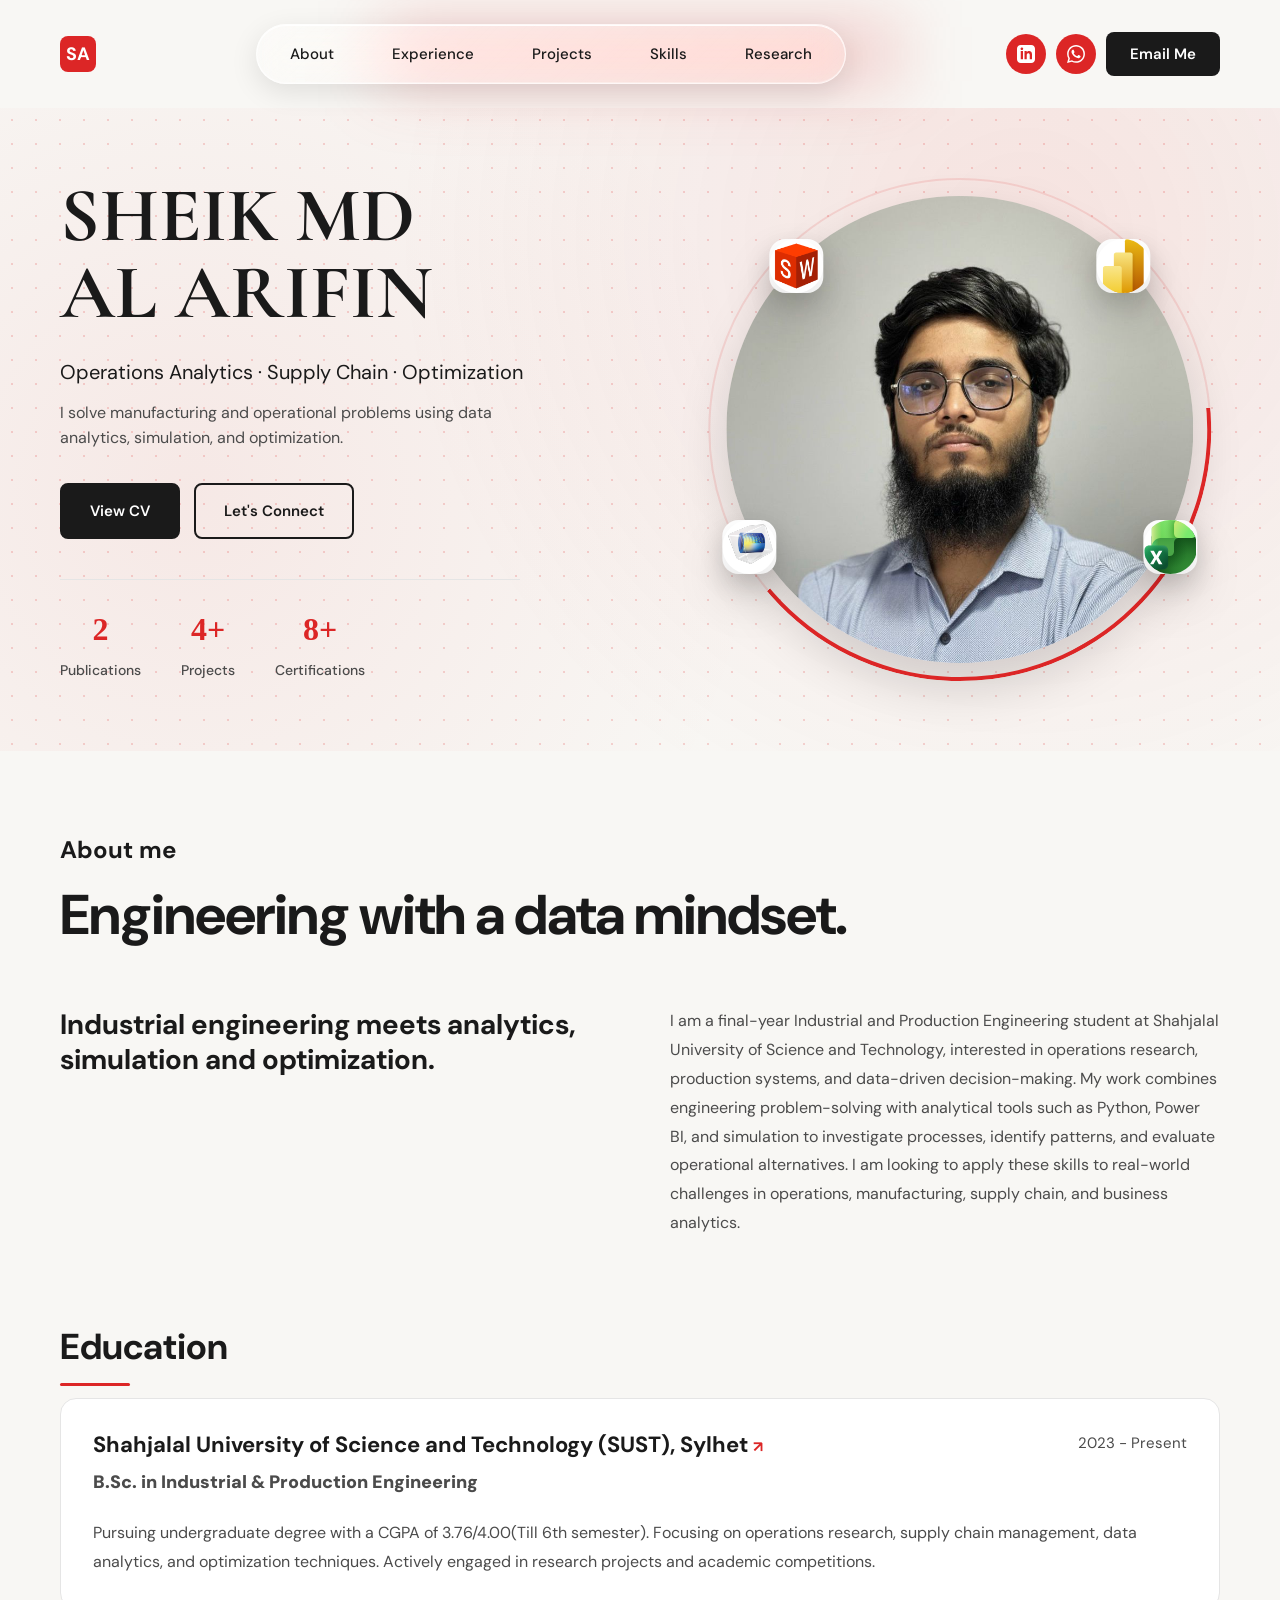
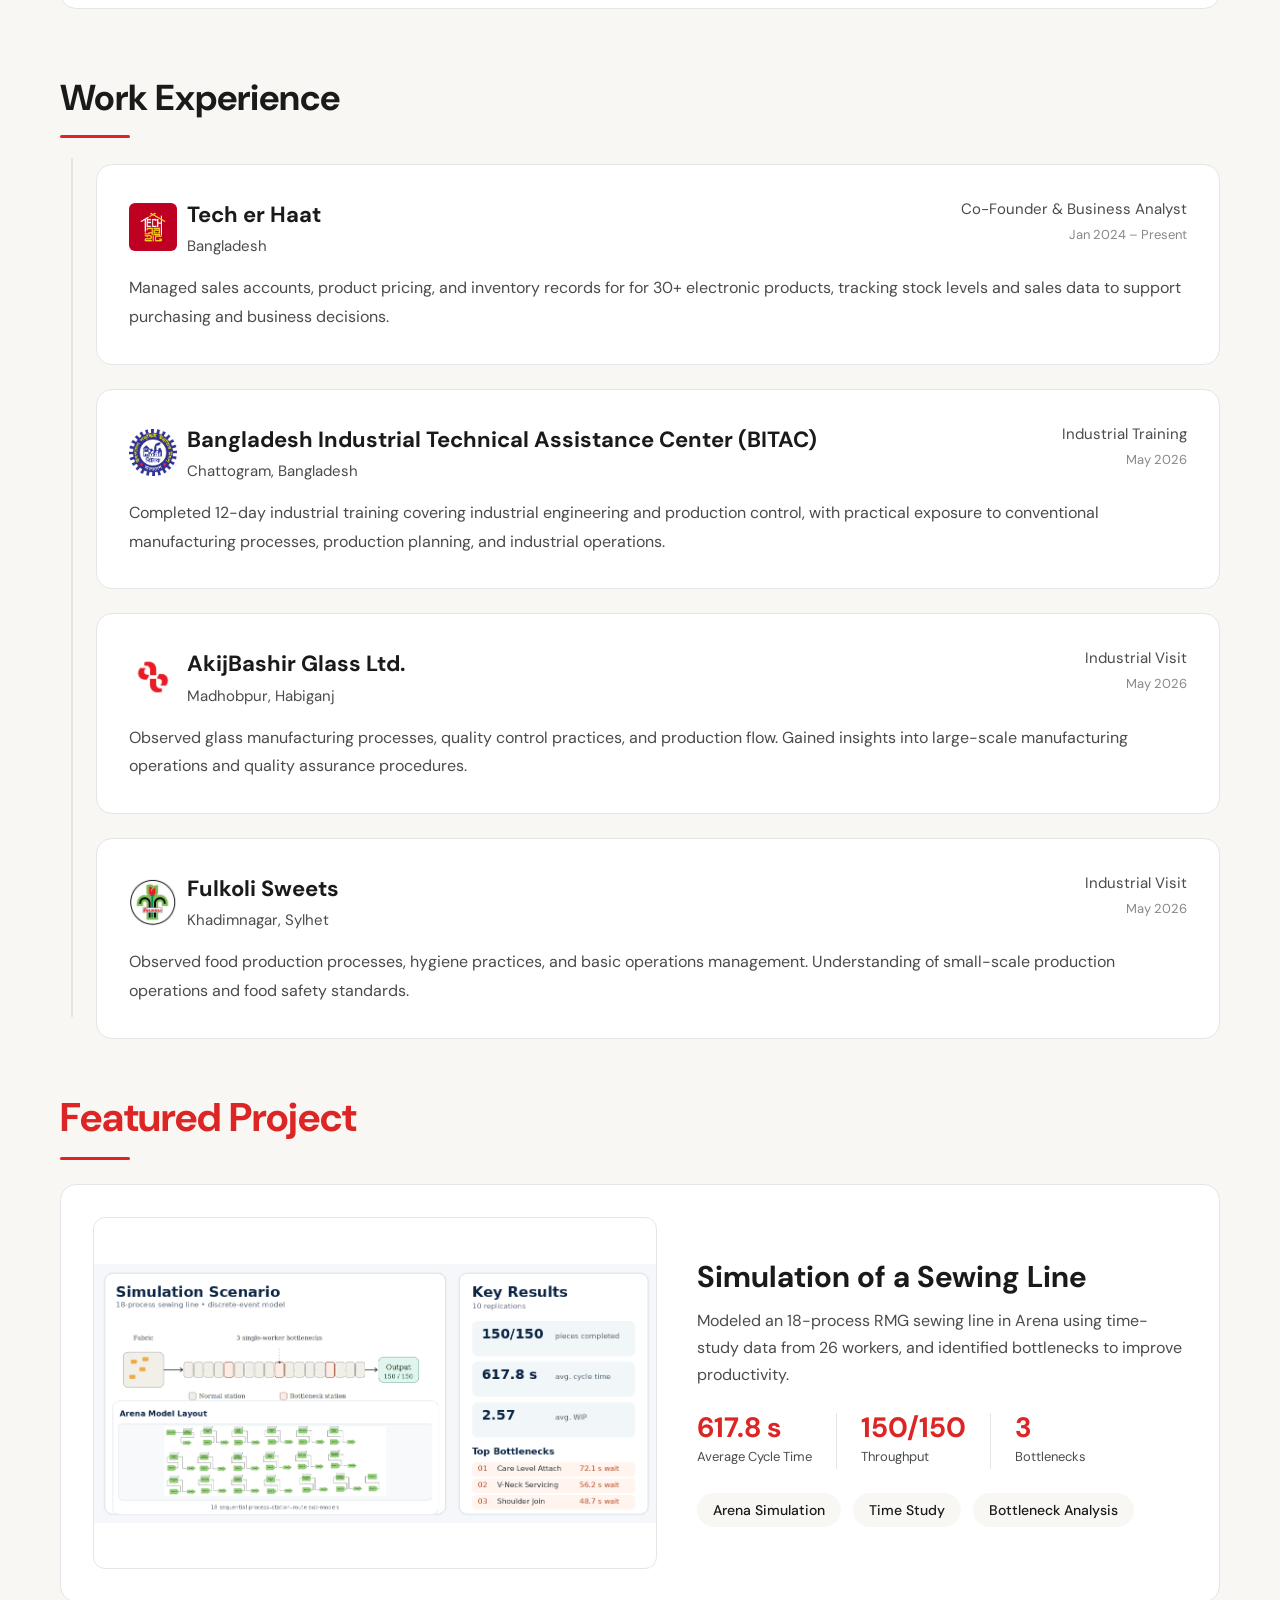
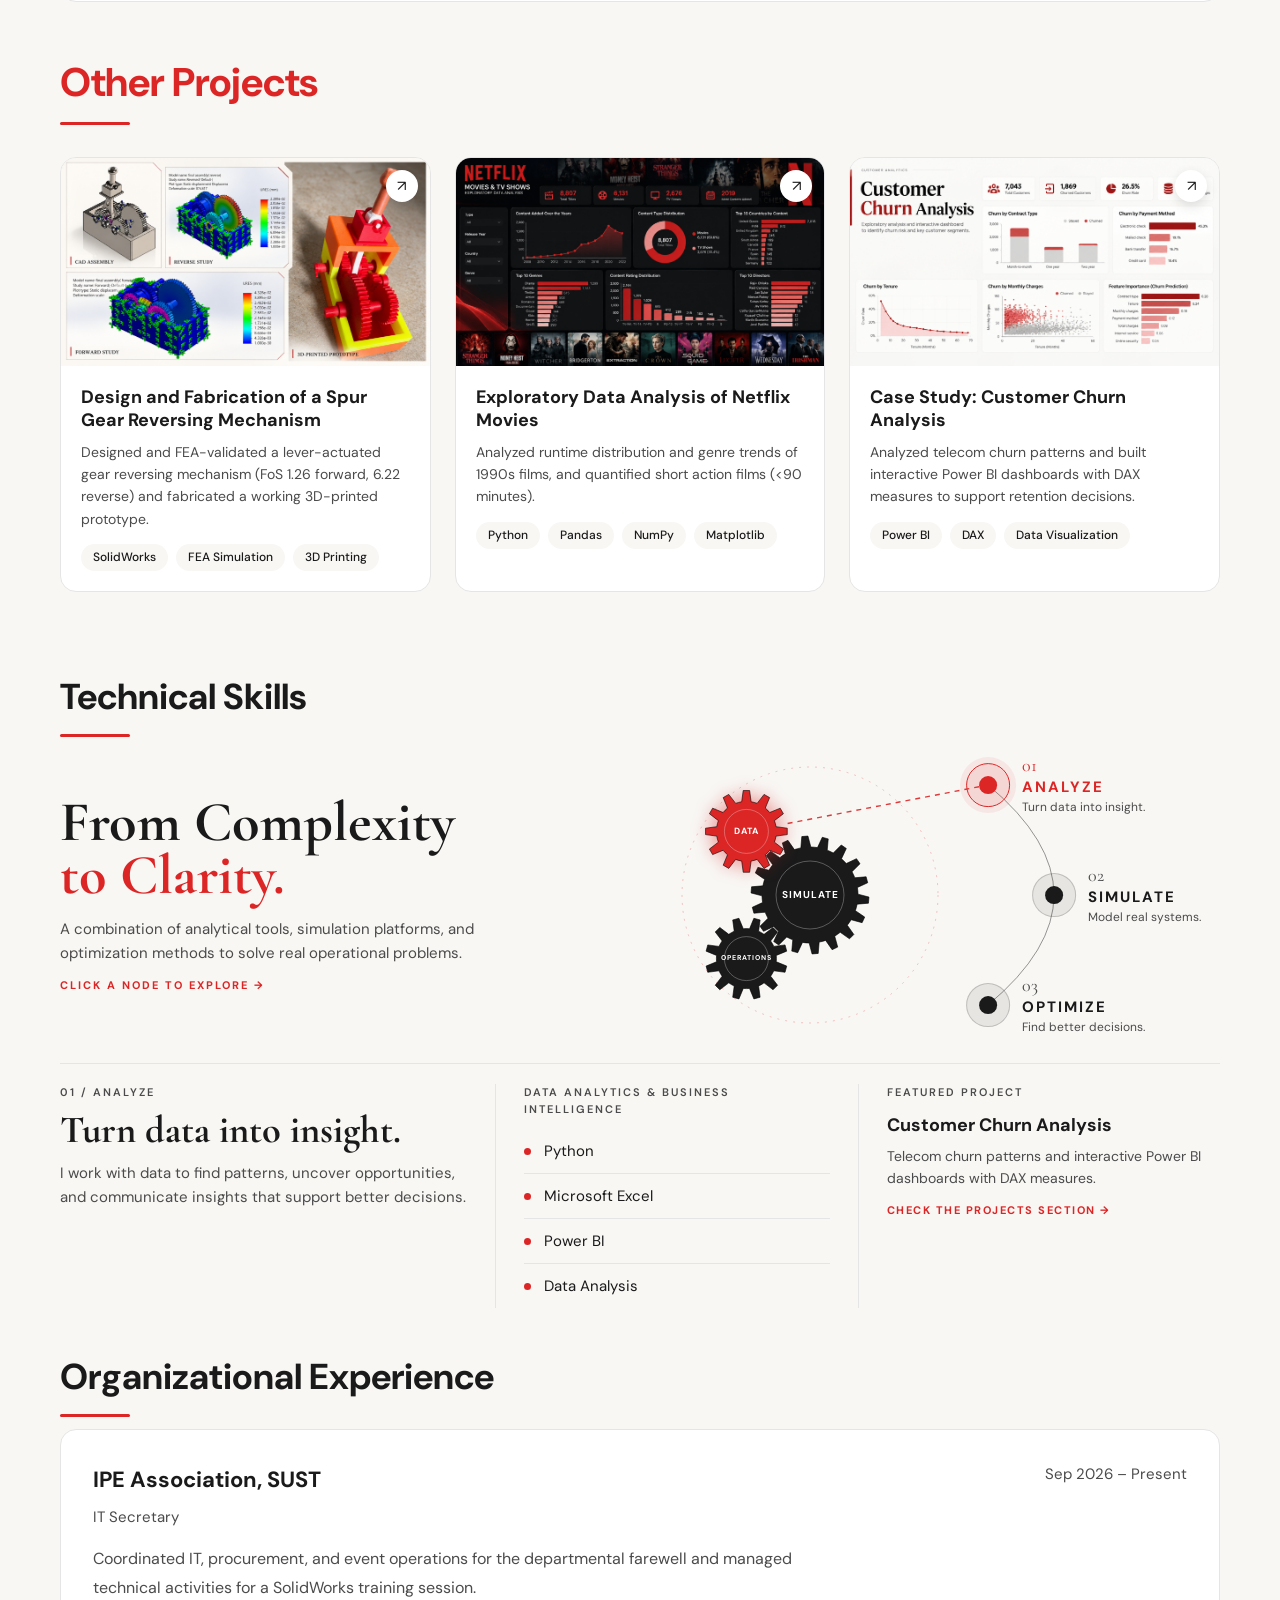
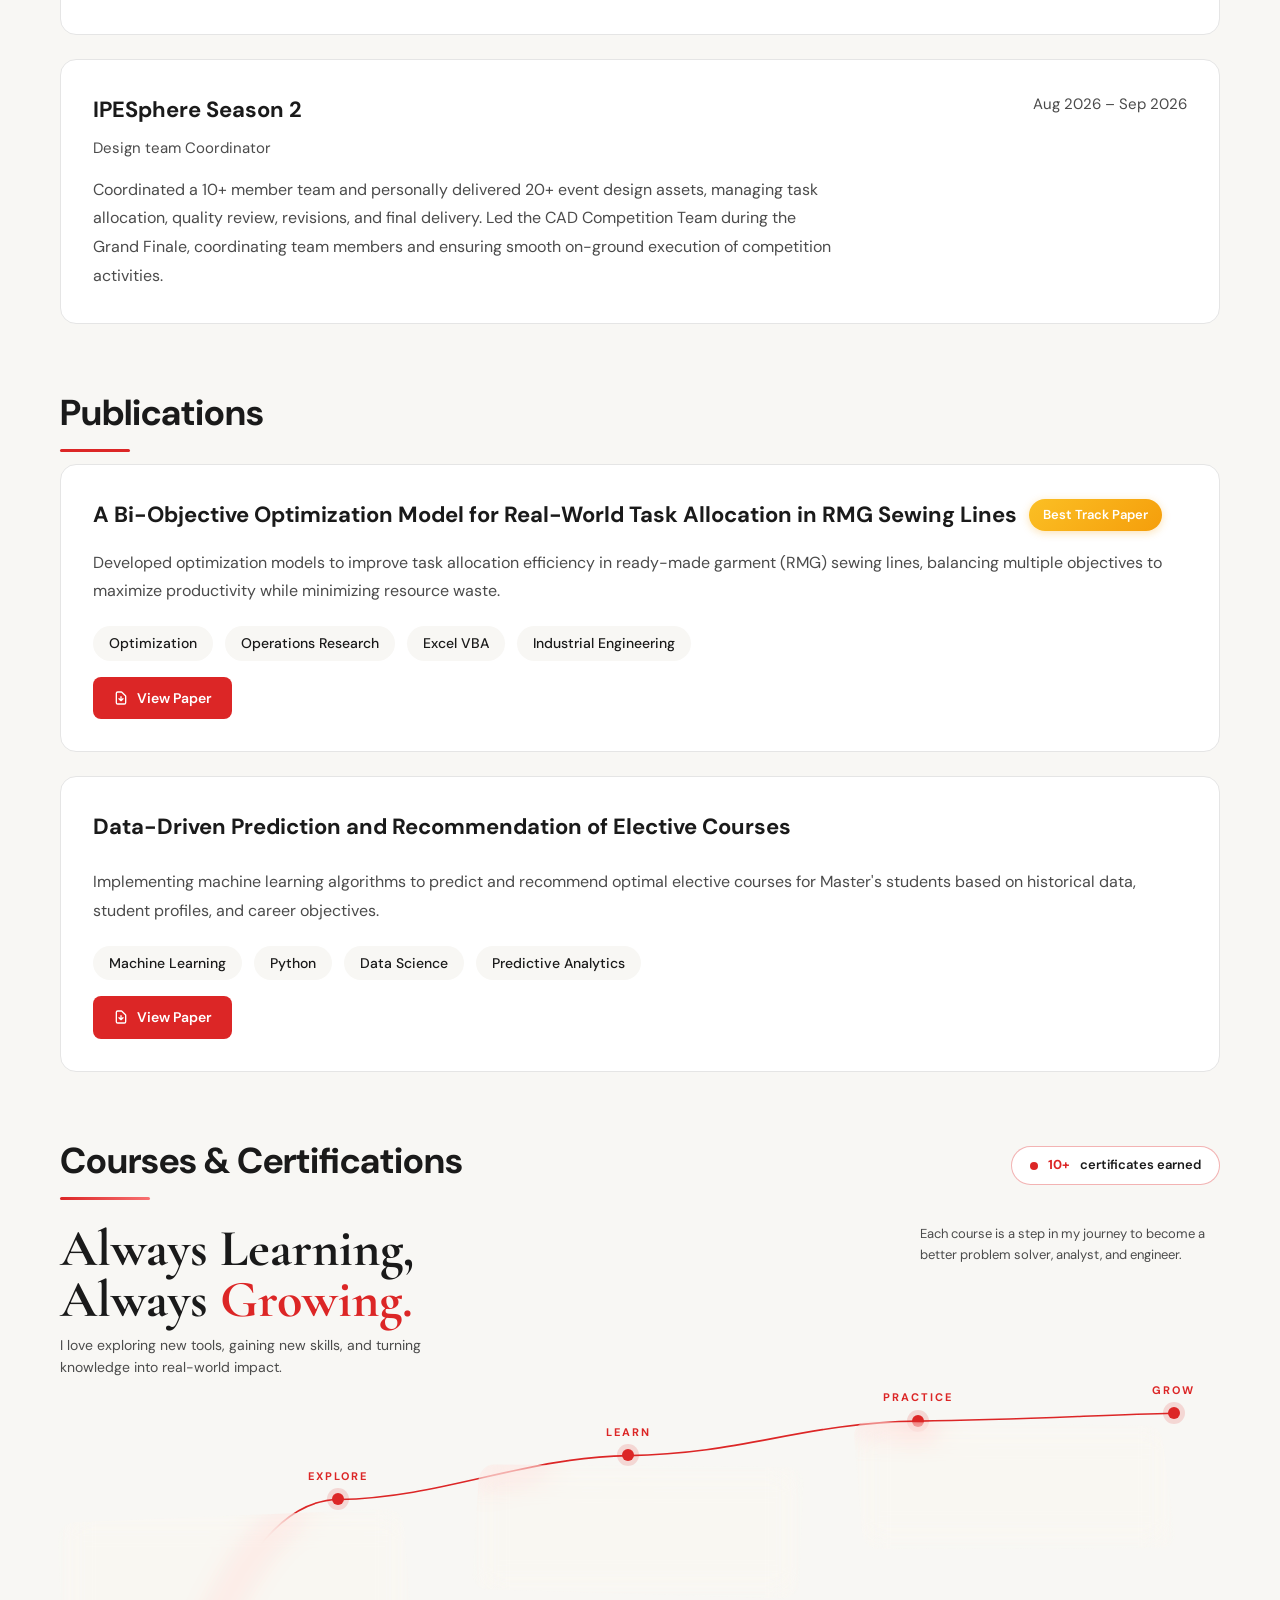
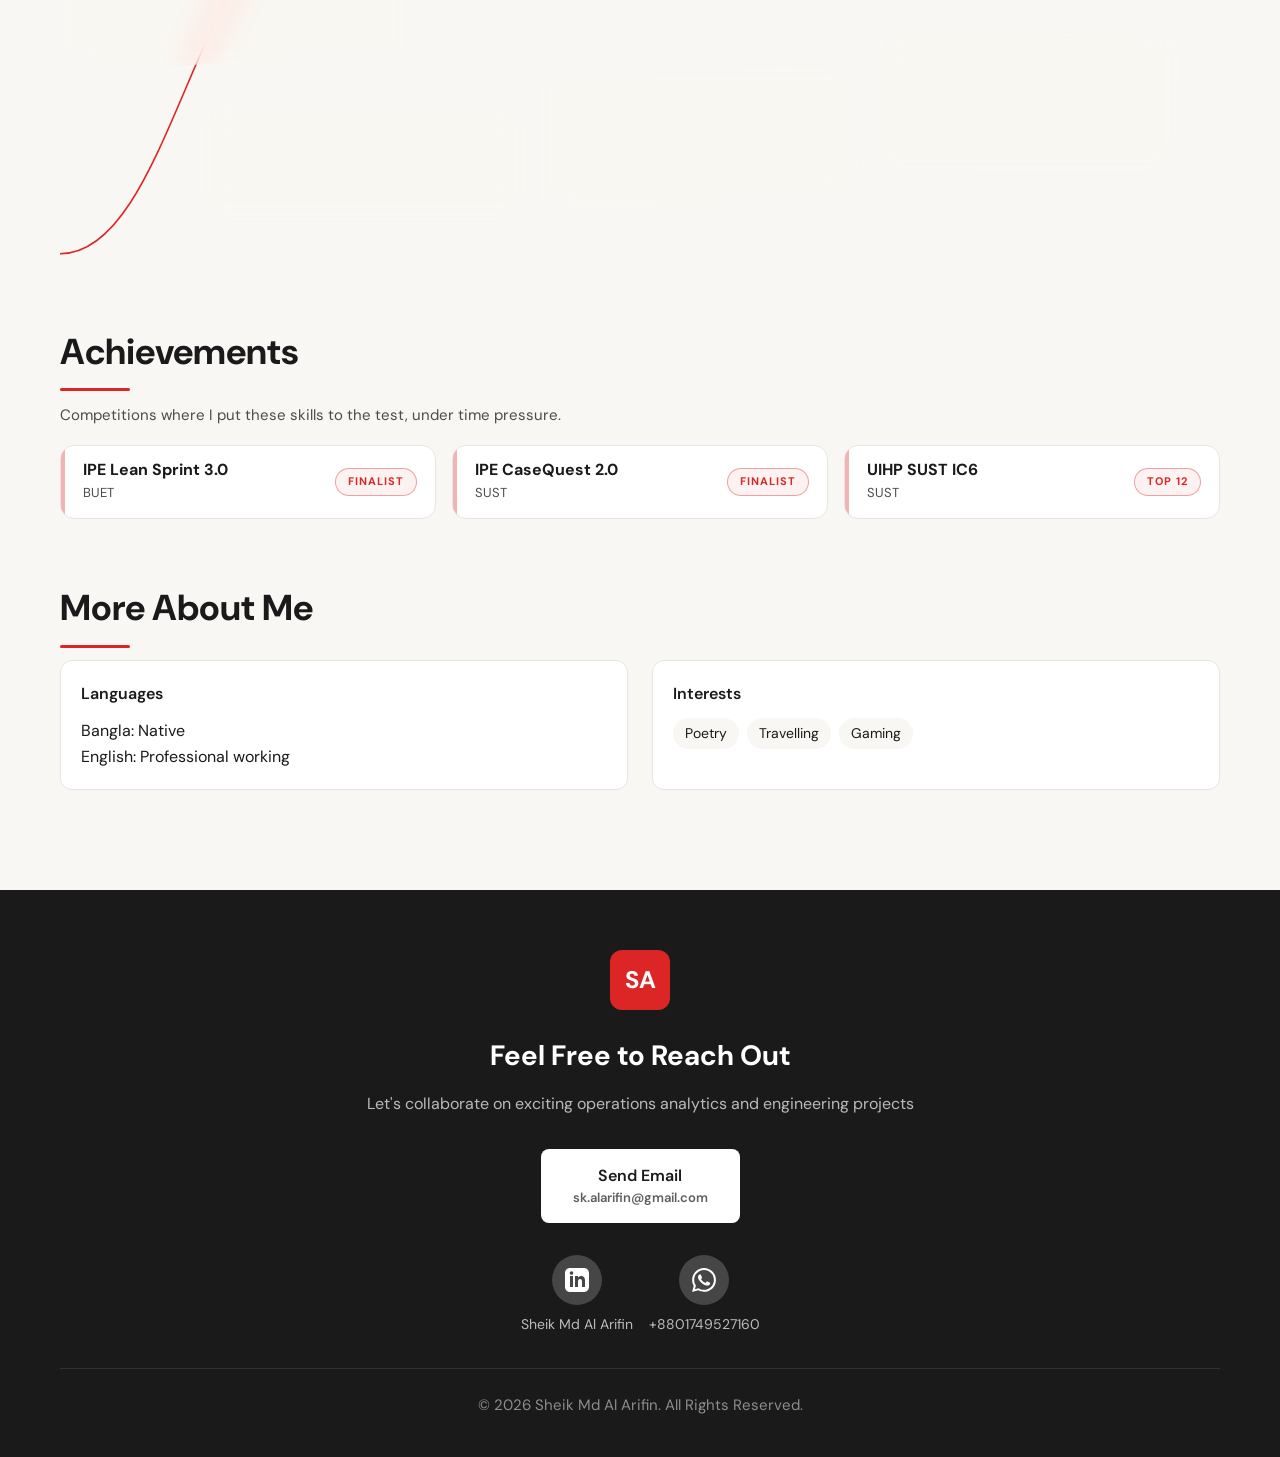
<file: index.html>
<!DOCTYPE html>
<html lang="en">
<head>
    <meta charset="UTF-8">
    <meta name="viewport" content="width=device-width, initial-scale=1.0">
    <title>Sheik Md Al Arifin</title>
    <link href="https://fonts.googleapis.com/css2?family=DM+Sans:wght@400;500;700&family=Cormorant+Garamond:wght@600;700&display=swap" rel="stylesheet">
    <link rel="stylesheet" href="assets/css/style.css">

</head>
<body>
    <!-- Scroll Progress Bar -->
    <div class="scroll-progress" id="scrollProgress"></div>

    <!-- Navigation -->
    <nav id="navbar">
        <div class="container">
            <div class="nav-content">
                <div class="logo">SA</div>

                <ul class="nav-links">
                    <li><a href="#about">About</a></li>
                    <li><a href="#experience">Experience</a></li>
                    <li><a href="#projects">Projects</a></li>
                    <li><a href="#services">Skills</a></li>
                    <li><a href="#publications">Research</a></li>
                    
                </ul>

                <div class="nav-right">
                    <a href="https://www.linkedin.com/in/sheik-md-al-arifin-21a84b252" target="_blank" class="nav-icon" aria-label="LinkedIn">
                        <svg xmlns="http://www.w3.org/2000/svg" width="18" height="18" viewBox="0 0 24 24" fill="currentColor"><path d="M19 0h-14c-2.761 0-5 2.239-5 5v14c0 2.761 2.239 5 5 5h14c2.762 0 5-2.239 5-5v-14c0-2.761-2.238-5-5-5zm-11 19h-3v-11h3v11zm-1.5-12.268c-.966 0-1.75-.79-1.75-1.764s.784-1.764 1.75-1.764 1.75.79 1.75 1.764-.783 1.764-1.75 1.764zm13.5 12.268h-3v-5.604c0-3.368-4-3.113-4 0v5.604h-3v-11h3v1.765c1.396-2.586 7-2.777 7 2.476v6.759z"/></svg>
                    </a>
                    <a href="https://wa.me/8801749527160" target="_blank" class="nav-icon" aria-label="WhatsApp">
                        <svg xmlns="http://www.w3.org/2000/svg" width="18" height="18" viewBox="0 0 24 24" fill="currentColor"><path d="M.057 24l1.687-6.163c-1.041-1.804-1.588-3.849-1.587-5.946.003-6.556 5.338-11.891 11.893-11.891 3.181.001 6.167 1.24 8.413 3.488 2.245 2.248 3.481 5.236 3.48 8.414-.003 6.557-5.338 11.892-11.893 11.892-1.99-.001-3.951-.5-5.688-1.448l-6.305 1.654zm6.597-3.807c1.676.995 3.276 1.591 5.392 1.592 5.448 0 9.886-4.434 9.889-9.885.002-5.462-4.415-9.89-9.881-9.892-5.452 0-9.887 4.434-9.889 9.884-.001 2.225.651 3.891 1.746 5.634l-.999 3.648 3.742-.981zm11.387-5.464c-.074-.124-.272-.198-.57-.347-.297-.149-1.758-.868-2.031-.967-.272-.099-.47-.149-.669.149-.198.297-.768.967-.941 1.165-.173.198-.347.223-.644.074-.297-.149-1.255-.462-2.39-1.475-.883-.788-1.48-1.761-1.653-2.059-.173-.297-.018-.458.13-.606.134-.133.297-.347.446-.521.151-.172.2-.296.3-.495.099-.198.05-.372-.025-.521-.075-.148-.669-1.611-.916-2.206-.242-.579-.487-.501-.669-.51l-.57-.01c-.198 0-.52.074-.792.372s-1.04 1.016-1.04 2.479 1.065 2.876 1.213 3.074c.149.198 2.095 3.2 5.076 4.487.709.306 1.263.489 1.694.626.712.226 1.36.194 1.872.118.571-.085 1.758-.719 2.006-1.413.248-.695.248-1.29.173-1.414z"/></svg>
                    </a>
                    <a href="mailto:sk.alarifin@gmail.com" class="btn-contact">Email Me</a>
                </div>

                <div class="hamburger" id="hamburger">
                    <span></span>
                    <span></span>
                    <span></span>
                </div>
            </div>

            <div class="mobile-menu" id="mobileMenu">

                <!-- add new links here, the list scrolls if it gets long -->
                <ul class="mm-list">
                    <li><a href="#about">About</a></li>
                    <li><a href="#experience">Experience</a></li>
                    <li><a href="#projects">Projects</a></li>
                    <li><a href="#services">Skills</a></li>
                    <li><a href="#publications">Research</a></li>
                    
                </ul>

                <!-- always pinned at the bottom -->
                <div class="mm-bottom">
                    <a href="mailto:sk.alarifin@gmail.com" class="mm-contact">Contact me</a>
                    <div class="mm-social">
                        <a href="https://www.linkedin.com/in/sheik-md-al-arifin-21a84b252" target="_blank" aria-label="LinkedIn">
                            <svg xmlns="http://www.w3.org/2000/svg" width="26" height="26" viewBox="0 0 24 24" fill="currentColor"><path d="M19 0h-14c-2.761 0-5 2.239-5 5v14c0 2.761 2.239 5 5 5h14c2.762 0 5-2.239 5-5v-14c0-2.761-2.238-5-5-5zm-11 19h-3v-11h3v11zm-1.5-12.268c-.966 0-1.75-.79-1.75-1.764s.784-1.764 1.75-1.764 1.75.79 1.75 1.764-.783 1.764-1.75 1.764zm13.5 12.268h-3v-5.604c0-3.368-4-3.113-4 0v5.604h-3v-11h3v1.765c1.396-2.586 7-2.777 7 2.476v6.759z"/></svg>
                        </a>
                        <a href="https://wa.me/8801749527160" target="_blank" aria-label="WhatsApp">
                            <svg xmlns="http://www.w3.org/2000/svg" width="26" height="26" viewBox="0 0 24 24" fill="currentColor"><path d="M.057 24l1.687-6.163c-1.041-1.804-1.588-3.849-1.587-5.946.003-6.556 5.338-11.891 11.893-11.891 3.181.001 6.167 1.24 8.413 3.488 2.245 2.248 3.481 5.236 3.48 8.414-.003 6.557-5.338 11.892-11.893 11.892-1.99-.001-3.951-.5-5.688-1.448l-6.305 1.654zm6.597-3.807c1.676.995 3.276 1.591 5.392 1.592 5.448 0 9.886-4.434 9.889-9.885.002-5.462-4.415-9.89-9.881-9.892-5.452 0-9.887 4.434-9.889 9.884-.001 2.225.651 3.891 1.746 5.634l-.999 3.648 3.742-.981zm11.387-5.464c-.074-.124-.272-.198-.57-.347-.297-.149-1.758-.868-2.031-.967-.272-.099-.47-.149-.669.149-.198.297-.768.967-.941 1.165-.173.198-.347.223-.644.074-.297-.149-1.255-.462-2.39-1.475-.883-.788-1.48-1.761-1.653-2.059-.173-.297-.018-.458.13-.606.134-.133.297-.347.446-.521.151-.172.2-.296.3-.495.099-.198.05-.372-.025-.521-.075-.148-.669-1.611-.916-2.206-.242-.579-.487-.501-.669-.51l-.57-.01c-.198 0-.52.074-.792.372s-1.04 1.016-1.04 2.479 1.065 2.876 1.213 3.074c.149.198 2.095 3.2 5.076 4.487.709.306 1.263.489 1.694.626.712.226 1.36.194 1.872.118.571-.085 1.758-.719 2.006-1.413.248-.695.248-1.29.173-1.414z"/></svg>
                        </a>
                        <a href="https://github.com/your-username" target="_blank" aria-label="GitHub">
                            <svg xmlns="http://www.w3.org/2000/svg" width="26" height="26" viewBox="0 0 24 24" fill="currentColor"><path d="M12 .297c-6.63 0-12 5.373-12 12 0 5.303 3.438 9.8 8.205 11.385.6.113.82-.258.82-.577 0-.285-.01-1.04-.015-2.04-3.338.724-4.042-1.61-4.042-1.61C4.422 18.07 3.633 17.7 3.633 17.7c-1.087-.744.084-.729.084-.729 1.205.084 1.838 1.236 1.838 1.236 1.07 1.835 2.809 1.305 3.495.998.108-.776.417-1.305.76-1.605-2.665-.3-5.466-1.332-5.466-5.93 0-1.31.465-2.38 1.235-3.22-.135-.303-.54-1.523.105-3.176 0 0 1.005-.322 3.3 1.23.96-.267 1.98-.399 3-.405 1.02.006 2.04.138 3 .405 2.28-1.552 3.285-1.23 3.285-1.23.645 1.653.24 2.873.12 3.176.765.84 1.23 1.91 1.23 3.22 0 4.61-2.805 5.625-5.475 5.92.42.36.81 1.096.81 2.22 0 1.606-.015 2.896-.015 3.286 0 .315.21.69.825.57C20.565 22.092 24 17.592 24 12.297c0-6.627-5.373-12-12-12"/></svg>
                        </a>
                    </div>
                </div>
            </div>
        </div>
    </nav>

    <!-- Hero Section -->
    <!-- HERO -->
    <header class="sc-hero">
        <div class="sc-hero-left">
            <h1>Sheik Md <br>Al Arifin</h1>
            <p class="sc-role">Operations Analytics · Supply Chain · Optimization</p>
            <p class="sc-line">I solve manufacturing and operational problems using data analytics, simulation, and optimization.</p>
            <div class="sc-btns">
                <a href="assets/documents/arifin_cv.pdf" target="_blank" class="sc-btn-dark">View CV</a>
                <a href="#contact" class="sc-btn-outline">Let's Connect</a>
            </div>

            <!-- STATS -->
            <div class="stats-container">
                <div class="stat-item">
                    <div class="stat-number" data-target="2">2</div>
                    <div class="stat-label">Publications</div>
                </div>
                <div class="stat-item">
                    <div class="stat-number" data-target="4">4+</div>
                    <div class="stat-label">Projects</div>
                </div>
                <div class="stat-item">
                    <div class="stat-number" data-target="8">8+</div>
                    <div class="stat-label">Certifications</div>
                </div>
            </div>
        </div>

        <div class="sc-hero-right">
            <div class="sc-photo">
                <img src="assets/images/profile.jpeg" alt="Sheik Md Al Arifin">

                <!-- floating icon tiles -->
                <span class="sc-ico ico-1"><img src="assets\Logo\solidworks.png" alt="Python"></span>
                <span class="sc-ico ico-2"><img src="assets\Logo\New_Power_BI_Logo.svg" alt="Power BI"></span>
                <span class="sc-ico ico-3"><img src="assets\Logo\comsol.svg" alt="SolidWorks"></span>
                <span class="sc-ico ico-4"><img src="assets\Logo\Microsoft_Office_Excel_(2025–present).svg" alt="Excel"></span>
            </div>
        </div>
    </header>
    
    

    <div class="container">
        <!-- POSITIONING -->
        <div class="sc-position" id="about">
            <p class="sc-eyebrow"><h2>About me</h2></p>
            <h2 class="sc-big">Engineering with a data mindset.</h2>
            <div class="sc-cols">
                <h3>Industrial engineering meets analytics, simulation and optimization.</h3>
                <div>
                    <p>I am a final-year Industrial and Production Engineering student at Shahjalal University of Science and Technology, interested in operations research, production systems, and data-driven decision-making.

My work combines engineering problem-solving with analytical tools such as Python, Power BI, and simulation to investigate processes, identify patterns, and evaluate operational alternatives.

I am looking to apply these skills to real-world challenges in operations, manufacturing, supply chain, and business analytics.</p>
                </div>
            </div>
        </div>

        <!-- Education & Research -->
        <section id="work">
            <h2>Education</h2>
            
            
            <div class="experience-item">
                <div class="experience-header">
                    <div>
                        <h3>B.Sc. in Industrial & Production Engineering</h3>
                        <div class="company">
                            <a href="https://www.sust.edu/" target="_blank">
                                Shahjalal University of Science and Technology (SUST), Sylhet
                            </a>
                        </div>


                    </div>
                    <div class="date">2023 - Present</div>
                </div>
                <p>Pursuing undergraduate degree with a CGPA of 3.76/4.00(Till 6th semester). Focusing on operations research, supply chain management, data analytics, and optimization techniques. Actively engaged in research projects and academic competitions.</p>

            </div>

        </section>
        <!-- Industrial Training / Experience -->
        <section id="experience">
            <h2>Work Experience</h2>
            <div class="timeline">
                <div class="experience-item">
                    <div class="experience-header">
                        <div style="display: flex; gap: 10px; align-items: center;">
                        <img src="assets\images\tech_er_haat logo.jpg" 
                            alt="" 
                            style="width: 48px; height: 48px; object-fit: contain; border-radius: 6px; flex-shrink: 0;">
                        <div style="display: flex; flex-direction: column; justify-content: center;">
                            <h3 style="margin: 0 0 2px 0;">Tech er Haat</h3>
                            <div class="company" style="margin: 0;">Bangladesh</div>
                        </div>
                    </div>
                        <div style="text-align: right;">
                            <div class="date">Co-Founder & Business Analyst</div>
                            <div style="font-size: 13px; color: #888; margin-top: 4px;">Jan 2024 – Present</div>
                        </div>
                    </div>
                    <p>Managed sales accounts, product pricing, and inventory records for for 30+ electronic products, tracking 
                    stock levels and sales data to support purchasing and business decisions.</p>
                </div>
                <div class="experience-item">
                    <div class="experience-header">
                        <div style="display: flex; gap: 10px; align-items: center;">
                        <img src="assets\images\bitac-bangladesh-seeklogo.png" 
                            alt="" 
                            style="width: 48px; height: 48px; object-fit: contain; border-radius: 6px; flex-shrink: 0;">
                        <div style="display: flex; flex-direction: column; justify-content: center;">
                            <h3 style="margin: 0 0 2px 0;">Bangladesh Industrial Technical Assistance Center (BITAC)</h3>
                            <div class="company" style="margin: 0;">Chattogram, Bangladesh</div>
                        </div>
                    </div>
                        <div style="text-align: right;">
                            <div class="date">Industrial Training</div>
                            <div style="font-size: 13px; color: #888; margin-top: 4px;">May 2026</div>
                        </div>
                    </div>
                    <p>Completed 12-day industrial training covering industrial engineering and production control, with practical 
                    exposure to conventional manufacturing processes, production planning, and 
                    industrial operations.</p>
                </div>
                
                <div class="experience-item">
                    <div class="experience-header">
                        <div style="display: flex; gap: 10px; align-items: center;">
                        <img src="assets\images\akijbashir.jpg"
                            alt="" 
                            style="width: 48px; height: 48px; object-fit: contain; border-radius: 6px; flex-shrink: 0;">
                        <div style="display: flex; flex-direction: column; justify-content: center;">
                            <h3 style="margin: 0 0 2px 0;">AkijBashir Glass Ltd.</h3>
                            <div class="company" style="margin: 0;">Madhobpur, Habiganj</div>
                        </div>
                    </div>
                        <div style="text-align: right;">
                            <div class="date">Industrial Visit</div>
                            <div style="font-size: 13px; color: #888; margin-top: 4px;">May 2026</div>
                        </div>
                    </div>
                    <p>Observed glass manufacturing processes, quality control practices, and production flow. Gained insights into large-scale manufacturing operations and quality assurance procedures.</p>
                </div>

                <div class="experience-item">
                            <div class="experience-header">
                        <div style="display: flex; gap: 10px; align-items: center;">
                        <img src="assets\images\fulkoli.jpg"
                            alt="" 
                            style="width: 48px; height: 48px; object-fit: contain; border-radius: 6px; flex-shrink: 0;">
                        <div style="display: flex; flex-direction: column; justify-content: center;">
                            <h3 style="margin: 0 0 2px 0;">Fulkoli Sweets</h3>
                            <div class="company" style="margin: 0;">Khadimnagar, Sylhet</div>
                        </div>
                    </div>
                        <div style="text-align: right;">
                            <div class="date">Industrial Visit</div>
                            <div style="font-size: 13px; color: #888; margin-top: 4px;">May 2026</div>
                        </div>
                    </div>
                    <p>Observed food production processes, hygiene practices, and basic operations management. Understanding of small-scale production operations and food safety standards.</p>
                </div>
            </div>   
        </section>

         <!-- Projects Section -->
        <section id="projects">
            <p class="sc-eyebrow">Featured Project</p>

            <!-- FEATURED -->
            <a href="assets\documents\Aduri_Apparels_Sewing_Line_Simulation.pdf" target="_blank" class="feat-project">
                <img src="assets\images\sewing_line_portfolio_1200x675_fixed_model_box.png" alt="Sewing line simulation" class="feat-img">
                <div class="feat-info">
                    <h3>Simulation of a Sewing Line</h3>
                    <p>Modeled an 18-process RMG sewing line in Arena using time-study data from 26 workers, and identified bottlenecks to improve productivity.</p>

                    <div class="metrics">
                        <div><strong>617.8 s</strong><span>Average Cycle Time</span></div>
                        <div><strong>150/150</strong><span>Throughput</span></div>
                        <div><strong>3</strong><span>Bottlenecks</span></div>
                    </div>

                    <div class="skills">
                        <span class="skill-tag">Arena Simulation</span>
                        <span class="skill-tag">Time Study</span>
                        <span class="skill-tag">Bottleneck Analysis</span>
                    </div>
                </div>
            </a>

                <!-- OTHER PROJECTS -->
            <p class="sc-eyebrow other-title">Other Projects</p>

            <div class="carousel-wrap">
                <button class="car-btn car-prev" id="carPrev" aria-label="Previous">‹</button>

                <div class="other-grid" id="carTrack">

                    <!-- PROJECT CARD (copy this whole block to add a project) -->
                    <a href="assets\documents\spur_gear_reversing.pdf" target="_blank" class="other-card">
                        <img src="assets\images\Gearbox Design and 3D Prototype.png" alt="Spur gear reversing mechanism">
                        <span class="card-arrow">↗</span>
                        <div class="other-body">
                            <h3>Design and Fabrication of a Spur Gear Reversing Mechanism</h3>
                            <p>Designed and FEA-validated a lever-actuated gear reversing mechanism (FoS 1.26 forward, 6.22 reverse) and fabricated a working 3D-printed prototype.</p>
                            <div class="skills">
                                <span class="skill-tag">SolidWorks</span>
                                <span class="skill-tag">FEA Simulation</span>
                                <span class="skill-tag">3D Printing</span>
                            </div>
                        </div>
                    </a>
                    

                    <a href="https://www.datacamp.com/datalab/w/ec9ce079-3adf-417f-8b9a-cad9cbed0fec/edit" target="_blank" class="other-card">
                        <img src="assets\images\Netflix Movies & TV Shows Dashboard.png" alt="Netflix movie data analysis">
                        <span class="card-arrow">↗</span>
                        <div class="other-body">
                            <h3>Exploratory Data Analysis of Netflix Movies</h3>
                            <p>Analyzed runtime distribution and genre trends of 1990s films, and quantified short action films (&lt;90 minutes).</p>
                            <div class="skills">
                                <span class="skill-tag">Python</span>
                                <span class="skill-tag">Pandas</span>
                                <span class="skill-tag">NumPy</span>
                                <span class="skill-tag">Matplotlib</span>
                            </div>
                        </div>
                    </a>

                    <a href="https://www.datacamp.com/courses/case-study-analyzing-customer-churn-in-power-bi?utm_medium=organic_social&utm_campaign=sharewidget&utm_content=coursedetailpage" target="_blank" class="other-card">
                        <img src="assets\images\Customer Churn Analytics Dashboard.png" alt="Power BI customer churn dashboard">
                        <span class="card-arrow">↗</span>
                        <div class="other-body">
                            <h3>Case Study: Customer Churn Analysis</h3>
                            <p>Analyzed telecom churn patterns and built interactive Power BI dashboards with DAX measures to support retention decisions.</p>
                            <div class="skills">
                                <span class="skill-tag">Power BI</span>
                                <span class="skill-tag">DAX</span>
                                <span class="skill-tag">Data Visualization</span>
                            </div>
                        </div>
                    </a>

                </div>

                <button class="car-btn car-next" id="carNext" aria-label="Next">›</button>
            </div>
        </section>
         <!-- Professional Skills -->
        <section id="services" class="ks">
        <h2>Technical Skills</h2>

        <div class="ks-top">

            <div class="ks-intro">
                <h3 class="ks-headline">From Complexity <span>to Clarity.</span></h3>
                <p>A combination of analytical tools, simulation platforms, and optimization methods to solve real operational problems.</p>
                <p class="ks-hint">Click a node to explore →</p>
            </div>

            <div class="ks-stage" id="ksStage">

                <!-- gear train: data → simulate → operations -->
                <svg class="ks-gears" viewBox="0 0 340 300" aria-hidden="true">
                    <circle cx="190" cy="150" r="128" fill="none" stroke="rgba(220,38,38,.25)" stroke-dasharray="2 6"/>

                    <g class="ks-g" data-key="simulate">
                        <g class="spin">
                            <path class="gp" data-cx="190" data-cy="150" data-n="18" data-ph="225"/>
                            <circle cx="190" cy="150" r="34" class="ring"/>
                        </g>
                    </g>

                    <g class="ks-g" data-key="analyze">
                        <g class="spin rev">
                            <path class="gp" data-cx="126.4" data-cy="86.4" data-n="12" data-ph="30"/>
                            <circle cx="126.4" cy="86.4" r="22" class="ring"/>
                        </g>
                    </g>

                    <g class="ks-g" data-key="optimize">
                        <g class="spin rev">
                            <path class="gp" data-cx="126.4" data-cy="213.6" data-n="12" data-ph="315"/>
                            <circle cx="126.4" cy="213.6" r="22" class="ring"/>
                        </g>
                    </g>

                    <g fill="#fff" text-anchor="middle" font-family="DM Sans, sans-serif" font-weight="700" letter-spacing="1">
                        <text x="190" y="150" font-size="10" dominant-baseline="middle">SIMULATE</text>
                        <text x="126.4" y="86.4" font-size="9" dominant-baseline="middle">DATA</text>
                        <text x="126.4" y="213.6" font-size="7" dominant-baseline="middle">OPERATIONS</text>
                    </g>
                </svg>

                <!-- arc and links to the nodes -->
                <svg class="ks-arc" viewBox="0 0 600 300" preserveAspectRatio="none" aria-hidden="true">
                    <path d="M368 40 Q500 150 368 260" fill="none" stroke="rgba(26,26,26,.45)" stroke-width="1"/>
                    <line class="lk" data-key="analyze"  x1="167.6" y1="78.5"  x2="368" y2="40"/>
                    <line class="lk" data-key="simulate" x1="250"   y1="150"   x2="434" y2="150"/>
                    <line class="lk" data-key="optimize" x1="167.6" y1="221.5" x2="368" y2="260"/>
                </svg>

                <div class="ks-nodes">
                    <button class="ks-node n1 on" data-key="analyze" aria-pressed="true">
                        <span class="ks-lab"><em>01</em><b>Analyze</b><small>Turn data into insight.</small></span>
                    </button>
                    <button class="ks-node n2" data-key="simulate" aria-pressed="false">
                        <span class="ks-lab"><em>02</em><b>Simulate</b><small>Model real systems.</small></span>
                    </button>
                    <button class="ks-node n3" data-key="optimize" aria-pressed="false">
                        <span class="ks-lab"><em>03</em><b>Optimize</b><small>Find better decisions.</small></span>
                    </button>
                </div>
            </div>
        </div>

        <div class="ks-panel" id="ksPanel">
            <div class="ks-p-main">
                <p class="ks-kicker" id="ksKicker"></p>
                <h3 class="ks-title" id="ksTitle"></h3>
                <p class="ks-desc" id="ksDesc"></p>
            </div>

            <div class="ks-p-tools">
                <p class="ks-kicker" id="ksGroup"></p>
                <ul class="ks-tools" id="ksTools"></ul>
            </div>

            <a class="ks-feat" id="ksFeat" href="#projects">
                <p class="ks-kicker">Featured project</p>
                <h4 id="ksFeatTitle"></h4>
                <p id="ksFeatDesc"></p>
                <span class="ks-cta" id="ksFeatCta"></span>
            </a>
        </div>
    </section>

        <!-- Org. Experience -->
        <section id="org_experience">
            <h2>Organizational Experience</h2>

            <!-- IPE Association -->
            <div class="experience-item has-photos">
                <div class="experience-header">
                    <div>
                        <h3>IPE Association, SUST</h3>
                        <div class="company">IT Secretary</div>
                    </div>
                    <div class="date">Sep 2026 – Present</div>
                </div>
                <p>Coordinated IT, procurement, and event operations for the departmental farewell and managed technical activities for a SolidWorks training session.</p>

                <div class="org-photos">
                    <img src="assets\images\sessionCADwithQR.png" alt="IPE Association event">
                    <img src="assets\images\INDOOR Banner.png" alt="SolidWorks training session">
                </div>
            </div>

            <!-- IPESphere Season 2 -->
            <div class="experience-item has-photos">
                <div class="experience-header">
                    <div>
                        <h3>IPESphere Season 2</h3>
                        <div class="company">Design team Coordinator</div>
                    </div>
                    <div class="date">Aug 2026 – Sep 2026</div>
                </div>
                <p>Coordinated a 10+ member team and personally delivered 20+ event design assets, managing task allocation, quality review, revisions, and final delivery. Led the CAD Competition Team during the Grand Finale, coordinating team members and ensuring smooth on-ground execution of competition activities.</p>

                <div class="org-photos">
                    <img src="assets\images\boost 1.png" alt="IPESphere design assets">
                    <img src="assets\images\channel 24.png" alt="CAD competition">
                </div>
            </div>
        </section>

        <!-- Research Papers / Publications -->
        <section id="publications">
            <h2>Publications</h2>
            
            
            <div class="experience-item">
                <div class="experience-header">
                    <div>
                        <div style="display: flex; align-items: center; gap: 12px; flex-wrap: wrap;">
                            <h3 style="margin: 0;">A Bi-Objective Optimization Model for Real-World Task Allocation in RMG Sewing Lines</h3>
                            <a href="assets/documents/best_track_paper.pdf#toolbar=0" target="_blank" class="badge-best-track">
                                 Best Track Paper
                            </a>
                        </div>
                        
                    </div>
                </div>
                <p>Developed optimization models to improve task allocation efficiency in ready-made garment (RMG) sewing lines, balancing multiple objectives to maximize productivity while minimizing resource waste.</p>
                <div class="skills">
                    <span class="skill-tag">Optimization</span>
                    <span class="skill-tag">Operations Research</span>
                    <span class="skill-tag">Excel VBA</span>
                    <span class="skill-tag">Industrial Engineering</span>
                </div>
                <a href="https://doi.org/10.46254/BA08.20250363" target="_blank" class="btn-view-paper">
                    <svg xmlns="http://www.w3.org/2000/svg" fill="none" viewBox="0 0 24 24" stroke="currentColor">
                        <path stroke-linecap="round" stroke-linejoin="round" stroke-width="2" d="M12 10v6m0 0l-3-3m3 3l3-3m2 8H7a2 2 0 01-2-2V5a2 2 0 012-2h5.586a1 1 0 01.707.293l5.414 5.414a1 1 0 01.293.707V19a2 2 0 01-2 2z" />
                    </svg>
                    View Paper
                </a>
            </div>

            <div class="experience-item">
                <div class="experience-header">
                    <div>
                        <h3>Data-Driven Prediction and Recommendation of Elective Courses</h3>
                       
                    </div>
                </div>
                <p>Implementing machine learning algorithms to predict and recommend optimal elective courses for Master's students based on historical data, student profiles, and career objectives.</p>
                <div class="skills">
                    <span class="skill-tag">Machine Learning</span>
                    <span class="skill-tag">Python</span>
                    <span class="skill-tag">Data Science</span>
                    <span class="skill-tag">Predictive Analytics</span>
                </div>
                <a href="https://doi.org/10.46254/BA08.20250209" target="_blank" class="btn-view-paper">
                    <svg xmlns="http://www.w3.org/2000/svg" fill="none" viewBox="0 0 24 24" stroke="currentColor">
                        <path stroke-linecap="round" stroke-linejoin="round" stroke-width="2" d="M12 10v6m0 0l-3-3m3 3l3-3m2 8H7a2 2 0 01-2-2V5a2 2 0 012-2h5.586a1 1 0 01.707.293l5.414 5.414a1 1 0 01.293.707V19a2 2 0 01-2 2z" />
                    </svg>
                    View Paper
                </a>
            </div>
        </section>
        
       
    

    <!-- Certifications -->
        <section id="certifications" class="lr">
            <div class="lr-titlebar">
                <h2>Courses & Certifications</h2>
                <span class="lr-count"><i></i><b id="lrCount">10+</b> certificates earned</span>
            </div>
            <div class="lr-head">
                <div>
                    <h3 class="lr-title">Always Learning,<br>Always <span>Growing.</span></h3>
                    <p class="lr-sub">I love exploring new tools, gaining new skills, and turning knowledge into real-world impact.</p>
                </div>
                <p class="lr-note">Each course is a step in my journey to become a better problem solver, analyst, and engineer.</p>
            </div>

            <div class="lr-stage" id="lrStage">

                <!-- rising curve + milestones -->
                <svg class="lr-curve" viewBox="0 0 1000 620" preserveAspectRatio="none" aria-hidden="true">
                    <path d="M0 570 C100 570 120 120 240 118 C330 116 400 64 490 62 C590 60 640 20 740 18 C830 16 900 10 960 8"
                        fill="none" stroke="#dc2626" stroke-width="1.6" vector-effect="non-scaling-stroke"/>
                </svg>
                <span class="lr-dot" style="left:24%;top:19%"><b>Explore</b></span>
                <span class="lr-dot" style="left:49%;top:10%"><b>Learn</b></span>
                <span class="lr-dot" style="left:74%;top:2.9%"><b>Practice</b></span>
                <span class="lr-dot" style="left:96%;top:1.3%"><b>Grow</b></span>

                <!-- all 8 certificates: the script shows some and rotates the rest in -->
                <a href="https://coursera.org/verify/1K0GI7HQFBWJ" target="_blank" rel="noopener" class="lr-card">
                    <span class="lr-ext">↗</span>
                    <img src="assets/Logo/IBM_logo.svg" alt="IBM">
                    <h4>Python for Data Science, AI &amp; Development</h4>
                    <p>IBM · Coursera</p>
                </a>

                <a href="https://www.datacamp.com/completed/statement-of-accomplishment/track/f102671199123f226e457dd0f486cb1bbad0bc8a" target="_blank" rel="noopener" class="lr-card">
                    <span class="lr-ext">↗</span>
                    <img src="assets/Logo/datacamp-svgrepo-com.svg" alt="DataCamp">
                    <h4>Power BI Fundamentals</h4>
                    <p>DataCamp</p>
                </a>

                <a href="assets/documents/CertificateOfCompletion_CSCMP Supply Chain Foundations The Essentials Professional Certificate.pdf#toolbar=0" target="_blank" rel="noopener" class="lr-card">
                    <span class="lr-ext">↗</span>
                    <img src="assets/Logo/cscmp_logo.jpg" alt="CSCMP">
                    <h4>Supply Chain Foundations</h4>
                    <p>CSCMP · LinkedIn Learning</p>
                </a>

                <a href="https://www.datacamp.com/certificate/DA0026830555227" target="_blank" rel="noopener" class="lr-card">
                    <span class="lr-ext">↗</span>
                    <img src="assets/Logo/datacamp-svgrepo-com.svg" alt="DataCamp">
                    <h4>Data Analyst</h4>
                    <p>DataCamp</p>
                </a>

                <a href="https://www.coursera.org/account/accomplishments/verify/VNE6KMBI225U" target="_blank" rel="noopener" class="lr-card">
                    <span class="lr-ext">↗</span>
                    <img src="assets/Logo/cu-standalone.avif" alt="University of Colorado Boulder">
                    <h4>Everyday Excel, Part 1</h4>
                    <p>University of Colorado Boulder</p>
                </a>

                <a href="assets/documents/CertificateOfCompletion_Business Analysis Essential Tools and Techniques 2021.pdf#toolbar=0" target="_blank" rel="noopener" class="lr-card">
                    <span class="lr-ext">↗</span>
                    <img src="assets/Logo/cscmp_logo.jpg" alt="LinkedIn Learning">
                    <h4>Business Analysis: Essential Tools and Techniques</h4>
                    <p>LinkedIn Learning</p>
                </a>

                <a href="https://www.ude.my/UC-4ce3114b-a248-43d2-abe7-3ea151673296" target="_blank" rel="noopener" class="lr-card">
                    <span class="lr-ext">↗</span>
                    <img src="assets/Logo/pngwing.com%20(1).png" alt="Udemy">
                    <h4>Power BI and Tableau for Data Visualization</h4>
                    <p>Udemy</p>
                </a>

                <a href="assets/documents/SixSigmaYellowBelt-SheikMdAlArifin-1172807.pdf" target="_blank" rel="noopener" class="lr-card">
                    <span class="lr-ext">↗</span>
                    <img src="assets/Logo/cdnlogo.com_6sigmastudy-logo.svg" alt="6sigmastudy">
                    <h4>Six Sigma Yellow Belt</h4>
                    <p>6sigmastudy</p>
                </a>

            </div>
        </section>
        <!-- Achievements -->
     <section id="achievements">
        <h2>Achievements</h2>
        <p class="am-lead">Competitions where I put these skills to the test, under time pressure.</p>

        <div class="am-grid">

            <!-- copy ONE block to add an achievement -->
            <div class="am">
                <div class="am-info">
                    <h3>IPE Lean Sprint 3.0</h3>
                    <p>BUET</p>
                    <!-- optional: <small>What I did in one line</small> -->
                </div>
                <span class="am-tag">Finalist</span>
            </div>

            <div class="am">
                <div class="am-info">
                    <h3>IPE CaseQuest 2.0</h3>
                    <p>SUST</p>
                </div>
                <span class="am-tag">Finalist</span>
            </div>

            <div class="am">
                <div class="am-info">
                    <h3>UIHP SUST IC6</h3>
                    <p>SUST</p>
                </div>
                <span class="am-tag">Top 12</span>
            </div>

        </div>
    </section>
        <!-- More About Me -->
        <section id="more">
            <h2>More About Me</h2>
            <div class="grid-2">
                <div class="skill-category">
                    <h4>Languages</h4>
                    <p>Bangla: Native</p>
                    <p>English: Professional working</p>
                </div>

                <div class="skill-category">
                    <h4>Interests</h4>
                    <div class="skill-list">
                        <span class="skill-badge">Poetry</span>
                        <span class="skill-badge">Travelling</span>
                        <span class="skill-badge">Gaming</span>
                    </div>
                </div>

            </div>
        </section>
    </div>    
    <!-- Footer -->
    <footer id="contact">
        <div class="container">
            <div class="footer-content">
                <div class="footer-logo float-animation">SA</div>
                <h3>Feel Free to Reach Out</h3>
                <p>Let's collaborate on exciting operations analytics and engineering projects</p>
                <a href="mailto:sk.alarifin@gmail.com" class="footer-btn">
                    <div style="display:flex; flex-direction:column; align-items:center;">
                        <span style="font-size:16px; font-weight:600;">Send Email</span>
                        <span style="font-size:13px; opacity:0.7;">sk.alarifin@gmail.com</span>
                    </div>
                </a>

               <div class="footer-social">

                    <div style="display:flex; flex-direction:column; align-items:center; gap:8px;">
                        <a href="https://www.linkedin.com/in/sheik-md-al-arifin-21a84b252" target="_blank">
                            <div style="width:50px; height:50px; border-radius:50%; background:rgba(255,255,255,0.1); display:flex; align-items:center; justify-content:center;">
                                <svg xmlns="http://www.w3.org/2000/svg" width="24" height="24" fill="currentColor">
                                    <path d="M19 0h-14c-2.761 0-5 2.239-5 5v14c0 2.761 2.239 5 5 5h14c2.762 0 5-2.239 5-5v-14c0-2.761-2.238-5-5-5zm-11 19h-3v-11h3v11zm-1.5-12.268c-.966 0-1.75-.79-1.75-1.764s.784-1.764 1.75-1.764 1.75.79 1.75 1.764-.783 1.764-1.75 1.764zm13.5 12.268h-3v-5.604c0-3.368-4-3.113-4 0v5.604h-3v-11h3v1.765c1.396-2.586 7-2.777 7 2.476v6.759z"/>
                                </svg>
                            </div>
                        </a>
                        <span style="font-size:14px; opacity:0.7;">Sheik Md Al Arifin</span>
                    </div>

                    <div style="display:flex; flex-direction:column; align-items:center; gap:8px;">
                        <a href="https://wa.me/8801749527160" target="_blank">
                            <div style="width:50px; height:50px; border-radius:50%; background:rgba(255,255,255,0.1); display:flex; align-items:center; justify-content:center;">
                                <svg xmlns="http://www.w3.org/2000/svg" width="24" height="24" viewBox="0 0 24 24" fill="currentColor">
                                    <path d="M.057 24l1.687-6.163c-1.041-1.804-1.588-3.849-1.587-5.946.003-6.556 5.338-11.891 11.893-11.891 3.181.001 6.167 1.24 8.413 3.488 2.245 2.248 3.481 5.236 3.48 8.414-.003 6.557-5.338 11.892-11.893 11.892-1.99-.001-3.951-.5-5.688-1.448l-6.305 1.654zm6.597-3.807c1.676.995 3.276 1.591 5.392 1.592 5.448 0 9.886-4.434 9.889-9.885.002-5.462-4.415-9.89-9.881-9.892-5.452 0-9.887 4.434-9.889 9.884-.001 2.225.651 3.891 1.746 5.634l-.999 3.648 3.742-.981zm11.387-5.464c-.074-.124-.272-.198-.57-.347-.297-.149-1.758-.868-2.031-.967-.272-.099-.47-.149-.669.149-.198.297-.768.967-.941 1.165-.173.198-.347.223-.644.074-.297-.149-1.255-.462-2.39-1.475-.883-.788-1.48-1.761-1.653-2.059-.173-.297-.018-.458.13-.606.134-.133.297-.347.446-.521.151-.172.2-.296.3-.495.099-.198.05-.372-.025-.521-.075-.148-.669-1.611-.916-2.206-.242-.579-.487-.501-.669-.51l-.57-.01c-.198 0-.52.074-.792.372s-1.04 1.016-1.04 2.479 1.065 2.876 1.213 3.074c.149.198 2.095 3.2 5.076 4.487.709.306 1.263.489 1.694.626.712.226 1.36.194 1.872.118.571-.085 1.758-.719 2.006-1.413.248-.695.248-1.29.173-1.414z"/>
                                </svg>
                            </div>
                        </a>
                        <span style="font-size:14px; opacity:0.7;">+8801749527160</span>
                    </div>

                </div>
                <div class="footer-bottom">
                    © 2026 Sheik Md Al Arifin. All Rights Reserved.
                </div>
            </div>     
        </div>
    </footer>   
    <script src="assets/js/script.js"></script>

</body>
</html>
</file>
<file: assets/css/style.css>
html {
            scroll-behavior: smooth;
            scroll-padding-top: 100px;
        }

        * {
            margin: 0;
            padding: 0;
            box-sizing: border-box;
        }

        :root {
            --bg-primary: #f8f7f4;
            --bg-secondary: #ffffff;
            --text-primary: #1a1a1a;
            --text-secondary: #4b4b4b;
            --accent: #dc2626;
            --border: #e5e5e5;
        }

        body {
            font-family: 'DM Sans', sans-serif;
            background: var(--bg-primary);
            color: var(--text-primary);
            line-height: 1.6;
            overflow-x: hidden;
            width: 100%;
            max-width: 100vw;
            font-size: 16px;
        }

        .container {
            max-width: 1400px;
            margin: 0 auto;
            padding: 0 60px;
            width: 100%;
        }

        /* Navigation */
        nav {
            padding: 24px 0;
            position: sticky;
            top: 0;
            background: var(--bg-primary);
            z-index: 100;
            border-bottom: 1px solid transparent;
            transition: all 0.3s ease;
        }

        nav.scrolled {
            border-bottom-color: var(--border);
            box-shadow: 0 2px 10px rgba(0,0,0,0.02);
        }

        .nav-content {
            display: flex;
            justify-content: space-between;
            align-items: center;
            gap: 12px
        }

        .logo {
            width: 36px;
            height: 36px;
            background: var(--accent);
            border-radius: 8px;
            display: flex;
            align-items: center;
            justify-content: center;
            color: white;
            font-weight: 700;
            font-size: 18px;
            cursor: pointer;
            transition: transform 0.3s ease, box-shadow 0.3s ease;
        }

        .logo:hover {
            transform: translateY(-2px) rotate(5deg);
            box-shadow: 0 8px 20px rgba(220, 38, 38, 0.3);
        }

        .nav-links {
            display: flex;
            gap: 32px;
            list-style: none;
        }

        .nav-links a {
            text-decoration: none;
            color: var(--text-secondary);
            font-size: 15px;
            font-weight: 500;
            position: relative;
            transition: color 0.3s ease;
        }

        .nav-links a::after {
            content: '';
            position: absolute;
            bottom: -4px;
            left: 0;
            width: 0;
            height: 2px;
            background: var(--accent);
            transition: width 0.3s ease;
        }

        .nav-links a:hover {
            color: var(--text-primary);
        }

        .nav-links a:hover::after {
            width: 100%;
        }
        .nav-links a.active {
            color: var(--text-primary);
        }

        .nav-links a.active::after {
            width: 100%;
        }

        .btn-contact {
            background: var(--text-primary);
            color: white;
            padding: 10px 24px;
            border-radius: 8px;
            text-decoration: none;
            font-size: 15px;
            font-weight: 600;
            transition: all 0.3s ease;
            display: inline-block;
            position: relative;
            overflow: hidden;
        }
        /* Hamburger Menu - Mobile Only */
        .hamburger {
            display: none;
            flex-direction: column;
            gap: 5px;
            cursor: pointer;
            z-index: 101;
            order: 0;
        }

        .hamburger span {
            width: 25px;
            height: 3px;
            background: var(--text-primary);
            transition: all 0.3s ease;
            border-radius: 2px;
        }

        .hamburger.active span:nth-child(1) {
            transform: rotate(45deg) translate(8px, 8px);
        }

        .hamburger.active span:nth-child(2) {
            opacity: 0;
        }

        .hamburger.active span:nth-child(3) {
            transform: rotate(-45deg) translate(7px, -7px);
        }

        /* Mobile Menu Overlay */
        .mobile-menu {
            display: none;
            position: fixed;
            top: 0;
            left: -100%;
            width: 100%;
            height: 100vh;
            background: var(--bg-primary);
            z-index: 100;
            transition: left 0.3s ease;
            padding-top: 80px;
        }

        .mobile-menu.active {
            left: 0;
        }

        .mobile-menu ul {
            list-style: none;
            padding: 20px 40px;
            display: flex;
            flex-direction: column;
            gap: 20px;
        }

        .mobile-menu ul li a {
            text-decoration: none;
            color: var(--text-primary);
            font-size: 20px;
            font-weight: 600;
            display: block;
            padding: 12px 0;
            border-bottom: 1px solid var(--border);
        }

        .mobile-menu ul li a:hover {
            color: var(--accent);
        }

        .btn-contact::before {
            content: '';
            position: absolute;
            top: 50%;
            left: 50%;
            width: 0;
            height: 0;
            border-radius: 50%;
            background: var(--accent);
            transition: width 0.6s ease, height 0.6s ease, top 0.6s ease, left 0.6s ease;
            transform: translate(-50%, -50%);
            z-index: -1;
        }

        .btn-contact:hover::before {
            width: 300px;
            height: 300px;
        }

        .btn-contact:hover {
            transform: translateY(-2px);
            box-shadow: 0 8px 20px rgba(0,0,0,0.15);
        }

        /* Hero Section */
        .hero {
            text-align: center;
            padding: 20px 0 10px;
            opacity: 0;
            animation: fadeInUp 0.8s ease forwards;
        }

        @keyframes fadeInUp {
            to {
                opacity: 1;
                transform: translateY(0);
            }
            from {
                opacity: 0;
                transform: translateY(20px);
            }
        }

        .hero h1 {
            font-family: 'Cormorant Garamond', serif;
            font-size: 60px;
            font-weight: 700;
            margin-bottom: 12px;
            animation: fadeInUp 0.8s ease 0.2s forwards;
            opacity: 0;
        }

        .hero .subtitle {
            color: var(--text-secondary);
            font-size: 20px;
            margin-bottom: 0;
            animation: fadeInUp 0.8s ease 0.4s forwards;
            opacity: 0;
        }
        .hero .headline {
            font-family: 'Cormorant Garamond', serif;
            font-size: 30px;
            font-weight: 700;
            color: var(--accent);
            margin-bottom: 10px;
            opacity: 0;
            animation: fadeInUp 0.8s ease 0.3s forwards;
        }

        .hero-buttons {
            display: flex;
            gap: 16px;
            justify-content: center;
            margin-bottom: 60px;
            animation: fadeInUp 0.8s ease 0.6s forwards;
            opacity: 0;
        }

        .btn-primary {
            background: var(--text-primary);
            color: white;
            padding: 14px 32px;
            border-radius: 8px;
            text-decoration: none;
            font-weight: 600;
            transition: all 0.3s ease;
            display: inline-block;
            position: relative;
            overflow: hidden;
        }

        .btn-primary::before {
            content: '';
            position: absolute;
            top: 0;
            left: -100%;
            width: 100%;
            height: 100%;
            background: linear-gradient(90deg, transparent, rgba(255,255,255,0.2), transparent);
            transition: left 0.5s ease;
        }

        .btn-primary:hover::before {
            left: 100%;
        }

        .btn-primary:hover {
            transform: translateY(-2px);
            box-shadow: 0 10px 25px rgba(0,0,0,0.2);
        }

        .btn-download-cv {
            background: var(--accent);
            color: white;
            padding: 14px 32px;
            border-radius: 8px;
            text-decoration: none;
            font-weight: 600;
            transition: all 0.3s ease;
            display: inline-block;
            margin-bottom: 0;
            position: relative;
            overflow: hidden;
        }

        .btn-download-cv::before {
            content: '';
            position: absolute;
            top: 0;
            left: -100%;
            width: 100%;
            height: 100%;
            background: linear-gradient(90deg, transparent, rgba(255,255,255,0.2), transparent);
            transition: left 0.5s ease;
        }

        .btn-download-cv:hover::before {
            left: 100%;
        }

        .btn-download-cv:hover {
            transform: translateY(-2px);
            box-shadow: 0 10px 25px rgba(220, 38, 38, 0.4);
            background: #b91c1c;
        }

        /* Get in Touch Button */
        .btn-get-in-touch {
            background: transparent;
            color: var(--text-primary);
            padding: 12px 30px;
            border: 2px solid var(--text-primary);
            border-radius: 8px;
            text-decoration: none;
            font-weight: 600;
            transition: all 0.3s ease;
            display: inline-block;
            position: relative;
            overflow: hidden;
            margin-bottom: 0;
        }
        .about-buttons {
            display: flex;
            gap: 16px;
            margin-bottom: 24px;
            flex-wrap: wrap;
            width: 100%;
        }


        .btn-get-in-touch::before {
            content: '';
            position: absolute;
            top: 0;
            left: -100%;
            width: 100%;
            height: 100%;
            background: var(--text-primary);
            transition: left 0.3s ease;
            z-index: -1;
        }

        .btn-get-in-touch:hover::before {
            left: 0;
        }

        .btn-get-in-touch:hover {
            color: white;
            transform: translateY(-2px);
            box-shadow: 0 10px 25px rgba(0, 0, 0, 0.2);
        }

        /* Stats Container */
        .stats-container {
            display: flex;
            gap: 40px;
            margin-top: 32px;
            padding-top: 24px;
            border-top: 1px solid var(--border);
        }

        .stat-item {
            text-align: center;
            position: relative;
        }

        .stat-number {
            font-size: 32px;
            font-weight: 700;
            color: var(--accent);
            margin-bottom: 4px;
            font-family: 'Playfair Display', serif;
            transition: transform 0.1s ease;     /* ← ADD */
            display: inline-block;               /* ← ADD */
        }

        .stat-label {
            font-size: 14px;
            color: var(--text-secondary);
            font-weight: 500;
        }

        .stat-item:hover .stat-number {
            transform: scale(1.1);
            transition: transform 0.3s ease;
        }

        .btn-secondary {
            background: transparent;
            color: var(--text-primary);
            padding: 14px 32px;
            border: 2px solid var(--text-primary);
            border-radius: 8px;
            text-decoration: none;
            font-weight: 600;
            transition: all 0.3s ease;
            display: inline-block;
        }

        .btn-secondary:hover {
            background: var(--text-primary);
            color: white;
            transform: translateY(-2px);
            box-shadow: 0 10px 25px rgba(0,0,0,0.15);
        }

        /* Profile Section */
        .profile-section {
            display: grid;
            grid-template-columns: 350px 1fr;
            gap: 48px;
            margin-bottom: 80px;
            margin-top: 0;
            align-items: start;
            width: 100%;
        }

        .profile-image {
            position: relative;
            animation: fadeInLeft 0.8s ease 0.8s forwards;
            opacity: 0;
        }

        @keyframes fadeInLeft {
            from {
                opacity: 0;
                transform: translateX(-30px);
            }
            to {
                opacity: 1;
                transform: translateX(0);
            }
        }

        .profile-image img {
            width: 100%;
            max-width: 350px;
            height: auto;
            max-height: 450px;
            object-fit: cover;
            border-radius: 24px;
            transition: transform 0.5s ease, box-shadow 0.5s ease;
        }
       

        .profile-image:hover img {
            transform: scale(1.02);
            box-shadow: 0 20px 40px rgba(0,0,0,0.15);
        }

        .profile-content {
            animation: fadeInRight 0.8s ease 0.8s forwards;
            opacity: 0;
            padding-top: 0;
        }

        @keyframes fadeInRight {
            from {
                opacity: 0;
                transform: translateX(30px);
            }
            to {
                opacity: 1;
                transform: translateX(0);
            }
        }

        .profile-content h2 {
            font-size: 28px;
            margin-bottom: 16px;
            margin-top: 0;
            font-weight: 700;
            word-wrap: break-word;
        }

        .profile-content p {
            color: var(--text-secondary);
            margin-bottom: 24px;
            line-height: 1.8;
            word-wrap: break-word;
            font-size: 16px;
        }

        .social-icons {
            display: flex;
            gap: 12px;
        }

        .social-icon {
            width: 40px;
            height: 40px;
            border-radius: 8px;
            background: var(--bg-secondary);
            border: 1px solid var(--border);
            display: flex;
            align-items: center;
            justify-content: center;
            text-decoration: none;
            color: var(--text-primary);
            transition: all 0.3s ease;
            position: relative;
            overflow: hidden;
        }

        .social-icon::before {
            content: '';
            position: absolute;
            top: 100%;
            left: 0;
            width: 100%;
            height: 100%;
            background: var(--accent);
            transition: top 0.3s ease;
            z-index: -1;
        }

        .social-icon:hover {
            color: white;
            transform: translateY(-3px);
            box-shadow: 0 8px 16px rgba(220, 38, 38, 0.3);
        }

        .social-icon:hover::before {
            top: 0;
        }

        .brands {
            display: flex;
            gap: 32px;
            align-items: center;
            margin-top: 32px;
            flex-wrap: wrap;
            opacity: 0.6;
        }

        .brands span {
            font-size: 14px;
            color: var(--text-secondary);
            font-weight: 500;
            transition: all 0.3s ease;
            cursor: pointer;
        }

        .brands span:hover {
            opacity: 1;
            transform: scale(1.05);
        }

        /* Section */
        section {
            margin-bottom: 60px;
            width: 100%;
            max-width: 100%;
        }

        section h2 {
            font-size: 36px;
            margin-bottom: 12px;
            font-weight: 700;
            word-wrap: break-word;
        }
        section h2::after {
            content: "";
            display: block;
            width: 70px;
            height: 3px;
            background: var(--accent);
            margin-top: 8px;
            border-radius: 2px;
        }
        

        section > p {
            color: var(--text-secondary);
            margin-bottom: 40px;
            word-wrap: break-word;
            font-size: 16px;
        }

        /* Experience Cards */
        .experience-item {
            background: var(--bg-secondary);
            padding: 32px;
            border-radius: 16px;
            margin-bottom: 24px;
            border: 1px solid var(--border);
            transition: all 0.4s ease;
            position: relative;
            overflow: hidden;
            width: 100%;
        }

        .experience-item::before {
            content: '';
            position: absolute;
            top: 0;
            left: -100%;
            width: 100%;
            height: 100%;
            background: linear-gradient(90deg, transparent, rgba(220, 38, 38, 0.03), transparent);
            transition: left 0.6s ease;
        }

        .experience-item:hover::before {
            left: 100%;
        }

        .experience-item:hover {
            transform: translateY(-6px);
            box-shadow: 0 12px 30px rgba(0,0,0,0.08);
            border-color: var(--accent);
        }

        .experience-header {
            display: flex;
            justify-content: space-between;
            align-items: start;
            margin-bottom: 16px;
        }

        .experience-header h3 {
            font-size: 22px;
            font-weight: 700;
            margin-bottom: 8px;
            word-wrap: break-word;
        }

        .experience-header .company {
            color: var(--text-secondary);
            font-size: 15px;
            word-wrap: break-word;
        }
        .company a {
            text-decoration: none;
            color: inherit;
            transition: all 0.3s ease;
            padding: 4px 10px;
            border: 1px solid var(--border);
            border-radius: 6px;
            display: inline-block;
}

        .company a:hover {
            color: var(--accent);
            border-color: var(--accent);
}


        .experience-header .date {
            color: var(--text-secondary);
            font-size: 15px;
            white-space: nowrap;
            flex-shrink: 0;
        }

        .experience-item p {
            color: var(--text-secondary);
            line-height: 1.8;
            word-wrap: break-word;
            font-size: 16px;
        }

        .skills {
            display: flex;
            flex-wrap: wrap;
            gap: 12px;
            margin-top: 20px;
        }

        .skill-tag {
            padding: 6px 16px;
            background: var(--bg-primary);
            border-radius: 20px;
            font-size: 14px;
            color: var(--text-primary);
            font-weight: 500;
            transition: all 0.3s ease;
        }
        

        .skill-tag:hover {
            background: var(--accent);
            color: white;
            transform: translateY(-2px);
        }
        .project-grid {
            display: grid;
            grid-template-columns: repeat(2, 1fr);
            gap: 24px;
        }

        .project-card {
            background: var(--bg-secondary);
            border: 1px solid var(--border);
            border-radius: 16px;
            overflow: hidden;
            transition: all 0.4s ease;
        }

        .project-card:hover {
            transform: translateY(-6px);
            box-shadow: 0 12px 30px rgba(0,0,0,0.08);
            border-color: var(--accent);
        }

        .project-img {
            width: 100%;
            aspect-ratio: 16 / 9;
            object-fit: cover;
            display: block;
            background: var(--bg-primary);
        }

        .project-body {
            padding: 24px;
        }

        .project-body h3 {
            font-size: 20px;
            font-weight: 700;
            margin-bottom: 4px;
        }

        .project-sub {
            color: var(--text-secondary);
            font-size: 15px;
            margin-bottom: 4px;
        }

        .project-body p {
            color: var(--text-secondary);
            line-height: 1.7;
            font-size: 15px;
        }

        .metrics {
            display: flex;
            gap: 24px;
            flex-wrap: wrap;
            margin: 16px 0;
        }

        .metrics strong {
            display: block;
            font-family: 'Cormorant Garamond', serif;
            font-size: 30px;
            line-height: 1.1;
            color: var(--accent);
            font-variant-numeric: lining-nums;
        }

        .metrics span {
            font-size: 13px;
            color: var(--text-secondary);
        }

        /* Education & Certifications */
        .grid-2 {
            display: grid;
            grid-template-columns: repeat(2, 1fr);
            gap: 24px;
            width: 100%;
        }

        .cert-card {
            background: var(--bg-secondary);
            padding: 24px;
            border-radius: 12px;
            border: 1px solid var(--border);
            transition: all 0.3s ease;
            width: 100%;
            min-width: 0;
        }

        .cert-card:hover {
            transform: translateY(-4px);
            box-shadow: 0 8px 20px rgba(0,0,0,0.08);
            border-color: var(--accent);
        }

        .cert-card h4 {
            font-size: 17px;
            margin-bottom: 8px;
            font-weight: 600;
            word-wrap: break-word;
        }

        .cert-card .org {
            color: var(--text-secondary);
            font-size: 15px;
            margin-bottom: 12px;
            word-wrap: break-word;
            line-height: 1.5;
        }

        .cert-link {
            color: var(--accent);
            font-size: 15px;
            text-decoration: none;
            font-weight: 500;
            display: inline-flex;
            align-items: center;
            gap: 4px;
            transition: gap 0.3s ease;
        }

        .cert-link:hover {
            gap: 8px;
        }

        /* View Paper Button */
        .btn-view-paper {
            display: inline-flex;
            align-items: center;
            gap: 8px;
            background: var(--accent);
            color: white;
            padding: 10px 20px;
            border-radius: 8px;
            text-decoration: none;
            font-size: 14px;
            font-weight: 600;
            margin-top: 16px;
            transition: all 0.3s ease;
        }

        .btn-view-paper:hover {
            background: #b91c1c;
            transform: translateY(-2px);
            box-shadow: 0 8px 16px rgba(220, 38, 38, 0.3);
        }

        .btn-view-paper svg {
            width: 16px;
            height: 16px;
        }

        /* Best Track Paper Badge */
        .badge-best-track {
            display: inline-flex;
            align-items: center;
            gap: 4px;
            background: linear-gradient(135deg, #fbbf24, #f59e0b);
            color: white;
            padding: 6px 14px;
            border-radius: 20px;
            text-decoration: none;
            font-size: 13px;
            font-weight: 600;
            transition: all 0.3s ease;
            box-shadow: 0 2px 8px rgba(245, 158, 11, 0.3);
            white-space: nowrap;
        }

        .badge-best-track:hover {
            background: linear-gradient(135deg, #f59e0b, #d97706);
            transform: translateY(-2px);
            box-shadow: 0 4px 12px rgba(245, 158, 11, 0.4);
        }

        /* Professional Skills */
        .skills-grid {
            display: grid;
            grid-template-columns: repeat(auto-fit, minmax(200px, 1fr));
            gap: 16px;
            width: 100%;
        }

        .skill-category {
            background: var(--bg-secondary);
            padding: 20px;
            border-radius: 12px;
            border: 1px solid var(--border);
            transition: all 0.3s ease;
            width: 100%;
            min-width: 0;
        }

        .skill-category:hover {
            border-color: var(--accent);
            transform: translateY(-2px);
        }

        .skill-category h4 {
            font-size: 16px;
            margin-bottom: 12px;
            font-weight: 600;
        }

        .skill-list {
            display: flex;
            flex-wrap: wrap;
            gap: 8px;
        }

        .skill-badge {
            padding: 4px 12px;
            background: var(--bg-primary);
            border-radius: 16px;
            font-size: 14px;
            color: var(--text-primary);
            transition: all 0.3s ease;
        }

        .skill-badge:hover {
            background: var(--accent);
            color: white;
        }

        /* Footer */
        footer {
            background: var(--text-primary);
            color: white;
            padding: 60px 0 40px;
            margin-top: 100px;
        }

        .footer-content {
            text-align: center;
        }

        .footer-logo {
            width: 60px;
            height: 60px;
            background: var(--accent);
            border-radius: 12px;
            display: inline-flex;
            align-items: center;
            justify-content: center;
            color: white;
            font-weight: 700;
            font-size: 24px;
            margin-bottom: 24px;
            transition: all 0.3s ease;
        }

        .footer-logo:hover {
            transform: rotate(360deg) scale(1.1);
        }

        footer h3 {
            font-size: 28px;
            margin-bottom: 12px;
        }

        footer p {
            color: rgba(255,255,255,0.7);
            margin-bottom: 32px;
            font-size: 16px;
        }

        .footer-btn {
            background: white;
            color: var(--text-primary);
            padding: 14px 32px;
            border-radius: 8px;
            text-decoration: none;
            font-weight: 600;
            display: inline-block;
            transition: all 0.3s ease;
            margin-bottom: 32px;
            font-size: 16px;
        }

        .footer-btn:hover {
            transform: translateY(-2px);
            box-shadow: 0 8px 20px rgba(255,255,255,0.3);
        }

        .footer-social {
            display: flex;
            gap: 16px;
            justify-content: center;
            margin-bottom: 32px;
        }

        .footer-social a {
            width: 50px;
            height: 50px;
            border-radius: 50%;
            background: rgba(255,255,255,0.1);
            display: flex;
            align-items: center;
            justify-content: center;
            color: white;
            text-decoration: none;
            transition: all 0.3s ease;
            position: relative;
        }

        .footer-social a svg {
            width: 24px;
            height: 24px;
            transition: transform 0.3s ease;
        }

        .footer-social a .social-name {
            position: absolute;
            bottom: -35px;
            left: 50%;
            transform: translateX(-50%) scale(0.8);
            background: rgba(255,255,255,0.95);
            color: var(--text-primary);
            padding: 6px 12px;
            border-radius: 6px;
            font-size: 13px;
            font-weight: 600;
            white-space: nowrap;
            opacity: 0;
            pointer-events: none;
            transition: all 0.3s ease;
        }

        .footer-social a .social-name::before {
            content: '';
            position: absolute;
            top: -4px;
            left: 50%;
            transform: translateX(-50%);
            width: 0;
            height: 0;
            border-left: 6px solid transparent;
            border-right: 6px solid transparent;
            border-bottom: 6px solid rgba(255,255,255,0.95);
        }

        .footer-social a:hover {
            background: var(--accent);
            transform: translateY(-3px);
        }

        .footer-social a:hover svg {
            transform: scale(1.1);
        }

        .footer-social a:hover .social-name {
            opacity: 1;
            transform: translateX(-50%) scale(1);
        }

        .footer-bottom {
            border-top: 1px solid rgba(255,255,255,0.1);
            padding-top: 24px;
            margin-top: 24px;
            color: rgba(255,255,255,0.5);
            font-size: 15px;
        }

        /* Contact Section */
        .contact-grid-horizontal {
            display: flex;
            justify-content: center;
            gap: 60px;
            flex-wrap: wrap;
        }

        .contact-item {
            text-align: center;
        }

        .contact-link {
            text-decoration: none;
            display: flex;
            flex-direction: column;
            align-items: center;
            gap: 16px;
            padding: 40px 30px;
            background: rgba(255,255,255,0.05);
            border-radius: 16px;
            transition: all 0.3s ease;
            border: 2px solid rgba(255,255,255,0.1);
        }

        .contact-link:hover {
            background: rgba(255,255,255,0.1);
            border-color: var(--accent);
            transform: translateY(-8px);
            box-shadow: 0 12px 30px rgba(220, 38, 38, 0.3);
        }

        .contact-icon {
            width: 80px;
            height: 80px;
            background: var(--accent);
            border-radius: 50%;
            display: flex;
            align-items: center;
            justify-content: center;
            color: white;
            transition: all 0.3s ease;
        }

        .contact-link:hover .contact-icon {
            transform: scale(1.1) rotate(5deg);
            box-shadow: 0 8px 20px rgba(220, 38, 38, 0.5);
        }

        .contact-name {
            font-size: 20px;
            font-weight: 700;
            color: white;
        }

        .contact-detail {
            font-size: 14px;
            color: rgba(255,255,255,0.7);
            word-break: break-word;
        }

        /* Contact Form */
        .contact-form {
            background: var(--bg-secondary);
            padding: 40px;
            border-radius: 16px;
            border: 1px solid var(--border);
            max-width: 600px;
            margin: 0 auto;
        }

        .form-group {
            margin-bottom: 24px;
        }

        .form-group label {
            display: block;
            margin-bottom: 8px;
            font-weight: 600;
            font-size: 14px;
        }

        .form-group input,
        .form-group textarea {
            width: 100%;
            padding: 12px 16px;
            border: 1px solid var(--border);
            border-radius: 8px;
            font-family: 'DM Sans', sans-serif;
            font-size: 14px;
            transition: all 0.3s ease;
        }

        .form-group input:focus,
        .form-group textarea:focus {
            outline: none;
            border-color: var(--accent);
            box-shadow: 0 0 0 3px rgba(220, 38, 38, 0.1);
        }

        .form-group textarea {
            min-height: 120px;
            resize: vertical;
        }

        .submit-btn {
            width: 100%;
            padding: 14px;
            background: var(--text-primary);
            color: white;
            border: none;
            border-radius: 8px;
            font-size: 16px;
            font-weight: 600;
            cursor: pointer;
            transition: all 0.3s ease;
        }

        .submit-btn:hover {
            background: var(--accent);
            transform: translateY(-2px);
            box-shadow: 0 8px 20px rgba(220, 38, 38, 0.3);
        }

        /* Scroll Progress Bar */
        .scroll-progress {
            position: fixed;
            top: 0;
            left: 0;
            width: 0%;
            height: 3px;
            background: var(--accent);
            z-index: 1000;
            transition: width 0.1s ease;
        }

        /* Responsive */
        @media (max-width: 1200px) {
            .container {
                padding: 0 40px;
            }

            .profile-section {
                grid-template-columns: 300px 1fr;
                gap: 40px;
            }

            .profile-image img {
                max-width: 300px;
                max-height: 400px;
            }
        }

         @media(max-width: 768px) {
            .container {
                padding: 0 24px;
            }

            .profile-section {
                display: flex;
                flex-direction: column;
                align-items: center;
                gap: 12px;
                text-align: center;
                margin-bottom: 50px;
                margin-top: 0;
                padding-top: 0;
            }

            .profile-image {
                display: flex;
                justify-content: center;
            }

            .profile-image img {
                max-width: 280px;
                margin: 0 auto;
            }
            .about-buttons {
                display: flex;
                flex-direction: column;
                align-items: center;
                justify-content: center;
                width: 100%;
            }

            .about-buttons .btn-download-cv,
            .about-buttons .btn-get-in-touch {
                width: 90%;
                text-align: center;
            }
            .project-grid {
                grid-template-columns: 1fr;
            }


            .grid-2 {
                grid-template-columns: 1fr;
            }

            .hero {
                padding: 20px 0 0;
                margin-bottom: 0px;
            }

            .hero h1 {
                font-size: 36px;
                margin-bottom: 4px;
            }

            .hero .subtitle {
                font-size: 16px;
                margin-bottom: 4px;
            }
            .hero .headline { font-size: 22px; }

            .nav-links {
                display: none;
            }

            .hamburger {
                display: flex;
                order: -1
            }

            .mobile-menu {
                display: block;
            }
            .btn-contact {          /* ← ADD THIS */
                padding: 8px 16px;
                font-size: 13px;
                margin-left: auto;
            }
            .nav-content {          /* ← ADD THIS */
                justify-content: flex-start;
                gap: 12px;
            }
            .logo {                 /* ← ADD THIS */
                display: none;
            }

            .hero-buttons {
                display: flex;
                flex-direction: column;
                align-items: center;
                justify-content: center;
                gap: 16px;
                width: 100%;
            }

            .hero-buttons a {
                display: block;
                width: 85%;
                text-align: center;
            }


            .skills-grid {
                grid-template-columns: 1fr;
            }

            .experience-header {
                flex-direction: column;
                align-items: flex-start;
            }

            .experience-header .date {
                margin-top: 8px;
            }

            .brands {
                gap: 16px;
            }

            .stats-container {
                gap: 24px;
                justify-content: space-around;
            }

            .stat-number {
                font-size: 28px;
            }

            .contact-grid-horizontal {
                flex-direction: column;
                gap: 24px;
            }

            section h2 {
                font-size: 28px;
            }

            nav {
                padding: 16px 0;
            }
            .profile-content p {
                text-align: justify;
                padding: 0 10px;
                line-height: 1.7;
            }
        }

        @media (max-width: 480px) {
            .container {
                padding: 0 16px;
            }

            .hero h1 {
                font-size: 32px;
            }

            .skills {
                gap: 8px;
            }

            .skill-tag {
                font-size: 12px;
                padding: 5px 12px;
            }

            .cert-card {
                padding: 20px;
            }

            .footer-btn {
                width: 100%;
                text-align: center;
            }
        }

        /* Floating Animation */
        @keyframes float {
            0%, 100% {
                transform: translateY(0);
            }
            50% {
                transform: translateY(-10px);
            }
        }

        .float-animation {
            animation: float 3s ease-in-out infinite;
        }
        .timeline {
            position: relative;
            padding-left: 36px;
        }

        .timeline::before {
            content: '';
            position: absolute;
            left: 11px;
            top: 8px;
            bottom: 8px;
            width: 2px;
            background: var(--border);
        }

        .timeline .experience-item {
            overflow: visible;
        }

        .timeline .experience-item::before {
            display: none;
        }

        .timeline .experience-item::after {
            content: '';
            position: absolute;
            box-sizing: border-box;
            left: -38px;
            top: 32px;
            width: 26px;
            height: 26px;
            background: rgba(220, 38, 38, 0.8);
            border: 4px solid var(--bg-primary);
            border-radius: 50%;
        }

        @media (max-width: 768px) {
            .timeline { padding-left: 28px; }
            .timeline::before { left: 7px; }
            .timeline .experience-item::after { left: -34.5px; }
        }
        @media (max-width: 768px) {
            .profile-section {
                display: flex;
                flex-direction: column;
                align-items: center;
                text-align: center;
                gap: 12px;
            }

            .profile-image {
                display: flex;
                justify-content: center;
                width: 100%;
            }

            .profile-image::before {
                display: none;      /* hides the red offset shape on phones */
            }

            .profile-image img {
                width: 100%;
                max-width: 280px;
                margin: 0 auto;
            }

            .profile-content {
                width: 100%;
            }
        }
                /* ---------- HERO ---------- */
        .sc-hero {
            display: grid;
            grid-template-columns: 1fr 1fr;
            min-height: 560px;
            background: var(--bg-primary);
        }

        .sc-hero-left {
            padding: 80px 60px 80px max(60px, calc((100vw - 1400px) / 2 + 60px));
            display: flex;
            flex-direction: column;
            justify-content: center;
        }

        .sc-eyebrow {
            font-size: 12px;
            font-weight: 700;
            letter-spacing: 2px;
            text-transform: uppercase;
            color: var(--accent);
            margin-bottom: 20px;
        }

        .sc-hero h1 {
            font-family: 'DM Sans', sans-serif;
            font-size: clamp(44px, 6vw, 80px);
            font-weight: 700;
            line-height: 1;
            letter-spacing: -2px;
            text-transform: uppercase;
            margin-bottom: 24px;
        }

        .sc-role {
            font-size: 20px;
            color: var(--text-primary);
            margin-bottom: 12px;
        }

        .sc-line {
            font-size: 16px;
            color: var(--text-secondary);
            max-width: 440px;
            margin-bottom: 32px;
        }

        .sc-btns {
            display: flex;
            gap: 14px;
            flex-wrap: wrap;
        }

        .sc-btn-dark,
        .sc-btn-outline {
            padding: 14px 28px;
            border-radius: 8px;
            font-weight: 600;
            font-size: 15px;
            text-decoration: none;
            transition: all 0.3s ease;
        }

        .sc-btn-dark {
            background: var(--text-primary);
            color: #fff;
            border: 2px solid var(--text-primary);
        }

        .sc-btn-dark:hover {
            background: var(--accent);
            border-color: var(--accent);
            transform: translateY(-2px);
        }

        .sc-btn-outline {
            background: transparent;
            color: var(--text-primary);
            border: 2px solid var(--text-primary);
        }

        .sc-btn-outline:hover {
            background: var(--text-primary);
            color: #fff;
            transform: translateY(-2px);
        }

        /* right side: grid panel */
        .sc-hero-right {
            position: relative;
            display: flex;
            align-items: center;
            justify-content: center;
            padding: 60px 40px;
            background-color: #efeeea;
            background-image:
                linear-gradient(rgba(0,0,0,0.05) 1px, transparent 1px),
                linear-gradient(90deg, rgba(0,0,0,0.05) 1px, transparent 1px);
            background-size: 36px 36px;
        }

        .sc-photo {
            position: relative;
            width: 300px;
            aspect-ratio: 4 / 5;
            border-radius: 20px;
            overflow: hidden;
            box-shadow: 0 24px 50px rgba(0,0,0,0.18);
        }

        .sc-photo img {
            width: 100%;
            height: 100%;
            object-fit: cover;
            display: block;
        }

        .sc-badge {
            position: absolute;
            top: 14px;
            right: 14px;
            background: var(--accent);
            color: #fff;
            font-size: 12px;
            font-weight: 700;
            padding: 6px 8px;
            border-radius: 6px;
        }

        .sc-tag {
            position: absolute;
            background: #fff;
            padding: 8px 14px;
            border-radius: 6px;
            font-size: 11px;
            font-weight: 700;
            letter-spacing: 1.5px;
            text-transform: uppercase;
            box-shadow: 0 8px 20px rgba(0,0,0,0.10);
            animation: float 4s ease-in-out infinite;
        }

        .sc-t1 { top: 14%; left: 8%; }
        .sc-t2 { top: 38%; right: 6%; animation-delay: 1s; }
        .sc-t3 { bottom: 12%; left: 12%; animation-delay: 2s; }

        /* ---------- STATS STRIP ---------- */
        .sc-stats {
            display: grid;
            grid-template-columns: repeat(4, 1fr);
            border-top: 1px solid var(--border);
            border-bottom: 1px solid var(--border);
            background: var(--bg-secondary);
        }

        .sc-stat {
            padding: 28px 40px;
            border-right: 1px solid var(--border);
        }

        .sc-stat:last-child { border-right: none; }

        .sc-stat strong {
            display: block;
            font-size: 30px;
            font-weight: 700;
            margin-bottom: 4px;
        }

        .sc-stat span {
            font-size: 11px;
            letter-spacing: 1.5px;
            text-transform: uppercase;
            color: var(--text-secondary);
        }

        /* ---------- POSITIONING ---------- */
        .sc-position {
            padding: 80px 0 60px;
        }

        .sc-big {
            font-size: clamp(32px, 5vw, 56px);
            font-weight: 700;
            letter-spacing: -1px;
            margin-bottom: 48px;
        }

        .sc-cols {
            display: grid;
            grid-template-columns: 1fr 1fr;
            gap: 60px;
            align-items: start;
        }

        .sc-cols h3 {
            font-size: 28px;
            line-height: 1.25;
        }

        .sc-cols p {
            color: var(--text-secondary);
            line-height: 1.8;
            margin-bottom: 20px;
        }

        .sc-cv {
            color: var(--accent);
            font-weight: 600;
            text-decoration: none;
        }

        /* ---------- MOBILE ---------- */
        @media (max-width: 768px) {
            .sc-hero { grid-template-columns: 1fr; min-height: 0; }
            .sc-hero-left { padding: 48px 24px; }
            .sc-hero-right { padding: 48px 24px; min-height: 420px; }
            .sc-photo { width: 240px; }
            .sc-stats { grid-template-columns: repeat(2, 1fr); }
            .sc-stat { padding: 20px 24px; border-bottom: 1px solid var(--border); }
            .sc-cols { grid-template-columns: 1fr; gap: 24px; }
            .sc-cols h3 { font-size: 22px; }
            .sc-position { padding: 48px 0 32px; }
        }
        .sc-stats {
            margin-top: 40px;
            border: 1px solid var(--border);
            border-radius: 16px;
            overflow: hidden;
        }

        .sc-stat {
            text-align: center;
        }

        .sc-position {
            padding-top: 60px;
        }
        .stats-aligned {
            margin-top: 40px;
            margin-bottom: 0;
        }

        @media (max-width: 768px) {
            .stats-aligned {
                justify-content: space-around;
            }
        }
        /* ---------- HERO LAYOUT ---------- */
        .sc-hero {
            min-height: 640px;
        }

        .sc-hero-left {
            padding: 70px 60px 60px max(60px, calc((100vw - 1400px) / 2 + 60px));
            justify-content: flex-start;
        }

        .sc-btns {
            margin-bottom: 40px;
        }

        /* stats pushed to the bottom, level with the photo bottom */
        .sc-hero-left .stats-container {
            margin-top: auto;
            max-width: 460px;
        }

        /* ---------- NEW BACKGROUND ---------- */
        .sc-hero-right {
            align-items: flex-end;
            padding: 60px 40px;
            overflow: hidden;
            background-color: #fbf5f1;
            background-image:
                radial-gradient(rgba(220, 38, 38, 0.18) 1.2px, transparent 1.4px),
                radial-gradient(circle at 80% 20%, rgba(220, 38, 38, 0.10), transparent 55%);
            background-size: 24px 24px, 100% 100%;
        }

        /* red offset shape behind the photo */
        .sc-hero-right::after {
            content: '';
            position: absolute;
            bottom: 60px;
            left: 50%;
            width: 320px;
            height: 400px;
            border-radius: 20px;
            background: rgba(220, 38, 38, 0.16);
            transform: translateX(-50%) translate(18px, -18px);
            z-index: 0;
        }

        .sc-photo {
            width: 320px;
            z-index: 1;
        }

        /* ---------- FLOATING WORDS ---------- */
        .sc-tag {
            z-index: 2;
        }

        .sc-t1 { top: 8%;     left: 10%;  right: auto; bottom: auto; animation-delay: 0s; }
        .sc-t2 { top: 6%;     right: 14%; left: auto;  bottom: auto; animation-delay: 0.6s; }
        .sc-t3 { top: 30%;    right: 4%;  left: auto;  bottom: auto; animation-delay: 1.2s; }
        .sc-t4 { top: 24%;    left: 4%;   right: auto; bottom: auto; animation-delay: 1.8s; }
        .sc-t5 { top: 52%;    left: 5%;   right: auto; bottom: auto; animation-delay: 2.4s; }
        .sc-t6 { top: 62%;    right: 6%;  left: auto;  bottom: auto; animation-delay: 3s; }
        .sc-t7 { bottom: 8%;  left: 10%;  top: auto;   right: auto;  animation-delay: 0.9s; }
        .sc-t8 { bottom: 10%; right: 8%;  top: auto;   left: auto;   animation-delay: 1.5s; }
        .sc-t9 { top: 14%;    left: 42%;  right: auto; bottom: auto; animation-delay: 2.1s; }

        /* ---------- MOBILE: photo on top, text below ---------- */
        @media (max-width: 768px) {
            .sc-hero {
                min-height: 0;
            }

            .sc-hero-right {
                order: -1;
                min-height: 440px;
                padding: 48px 24px;
            }

            .sc-hero-right::after {
                width: 240px;
                height: 300px;
                bottom: 48px;
            }

            .sc-photo {
                width: 240px;
            }

            .sc-hero-left {
                padding: 36px 24px 48px;
            }

            .sc-hero-left .stats-container {
                margin-top: 8px;
                max-width: 100%;
                justify-content: space-around;
            }

            .sc-tag {
                font-size: 9px;
                padding: 6px 10px;
                letter-spacing: 1px;
            }

            /* hide a few words so the face stays clear */
            .sc-t4,
            .sc-t6,
            .sc-t9 {
                display: none;
            }
        }
        /* remove the red shape behind the photo */
        .sc-hero-right::after {
            display: none;
        }

        /* floating words spread across the whole panel, including over the photo */
        .sc-t1 { top: 6%;  left: 8%;   right: auto; bottom: auto; }
        .sc-t2 { top: 8%;  left: 62%;  right: auto; bottom: auto; }
        .sc-t3 { top: 24%; left: 80%;  right: auto; bottom: auto; }
        .sc-t4 { top: 22%; left: 12%;  right: auto; bottom: auto; }
        .sc-t5 { top: 48%; left: 38%;  right: auto; bottom: auto; }
        .sc-t6 { top: 62%; left: 58%;  right: auto; bottom: auto; }
        .sc-t7 { top: 78%; left: 42%;  right: auto; bottom: auto; }
        .sc-t8 { top: 84%; left: 72%;  right: auto; bottom: auto; }
        .sc-t9 { top: 40%; left: 6%;   right: auto; bottom: auto; }

        /* each word drifts around instead of just bobbing in place */
        @keyframes drift {
            0%, 100% { transform: translate(0, 0); }
            25%      { transform: translate(14px, -18px); }
            50%      { transform: translate(-10px, -28px); }
            75%      { transform: translate(-16px, -8px); }
        }

        .sc-tag {
            animation: drift 7s ease-in-out infinite;
        }

        .sc-t1 { animation-duration: 6s;   animation-delay: 0s; }
        .sc-t2 { animation-duration: 7.5s; animation-delay: 0.8s; }
        .sc-t3 { animation-duration: 6.5s; animation-delay: 1.6s; }
        .sc-t4 { animation-duration: 8s;   animation-delay: 2.4s; }
        .sc-t5 { animation-duration: 7s;   animation-delay: 0.4s; }
        .sc-t6 { animation-duration: 6s;   animation-delay: 1.2s; }
        .sc-t7 { animation-duration: 8.5s; animation-delay: 2s; }
        .sc-t8 { animation-duration: 7s;   animation-delay: 2.8s; }
        .sc-t9 { animation-duration: 9s;   animation-delay: 1s; }
        /* bigger photo */
.sc-photo {
    width: 400px;
}

/* floating words: they now sit around the photo and over the body, never over the face */
.sc-t1 { top: 6%;  left: 6%;   right: auto; bottom: auto; }
.sc-t2 { top: 6%;  left: 62%;  right: auto; bottom: auto; }
.sc-t3 { top: 22%; left: 78%;  right: auto; bottom: auto; }
.sc-t4 { top: 20%; left: 8%;   right: auto; bottom: auto; }
.sc-t5 { top: 66%; left: 24%;  right: auto; bottom: auto; }  /* over the shirt, lower left */
.sc-t6 { top: 60%; left: 66%;  right: auto; bottom: auto; }  /* over the shirt, lower right */
.sc-t7 { top: 84%; left: 34%;  right: auto; bottom: auto; }
.sc-t8 { top: 84%; left: 68%;  right: auto; bottom: auto; }
.sc-t9 { top: 42%; left: 4%;   right: auto; bottom: auto; }

/* smaller drift so words stay in their zone and don't wander onto the face */
@keyframes drift {
    0%, 100% { transform: translate(0, 0); }
    25%      { transform: translate(8px, -10px); }
    50%      { transform: translate(-6px, -16px); }
    75%      { transform: translate(-10px, -5px); }
}

@media (max-width: 768px) {
    .sc-photo {
        width: 280px;
    }
}
/* ---------- FEATURED PROJECT ---------- */
#projects .sc-eyebrow {
    margin-bottom: 16px;
}

.feat-project {
    display: grid;
    grid-template-columns: 1.15fr 1fr;
    gap: 40px;
    align-items: center;
    margin-bottom: 48px;
}

.feat-img {
    width: 100%;
    aspect-ratio: 16 / 10;
    object-fit: cover;
    border-radius: 16px;
    border: 1px solid var(--border);
    box-shadow: 0 16px 40px rgba(0,0,0,0.10);
    background: var(--bg-secondary);
}

.feat-info h3 {
    font-size: 30px;
    line-height: 1.2;
    margin-bottom: 12px;
}

.feat-info p {
    color: var(--text-secondary);
    line-height: 1.7;
}

.feat-info .metrics {
    gap: 0;
    margin: 24px 0;
}

.feat-info .metrics > div {
    padding: 0 24px;
    border-left: 1px solid var(--border);
}

.feat-info .metrics > div:first-child {
    padding-left: 0;
    border-left: none;
}

.feat-info .metrics strong {
    font-family: 'DM Sans', sans-serif;
    font-size: 28px;
    font-weight: 700;
}

.feat-info .skills {
    margin-top: 0;
}

/* ---------- OTHER PROJECTS ---------- */
.other-title {
    margin-top: 8px;
}

.other-grid {
    display: grid;
    grid-template-columns: repeat(3, 1fr);
    gap: 24px;
}

.other-card {
    position: relative;
    background: var(--bg-secondary);
    border: 1px solid var(--border);
    border-radius: 16px;
    overflow: hidden;
    display: flex;
    flex-direction: column;
    transition: all 0.4s ease;
}

.other-card:hover {
    transform: translateY(-6px);
    box-shadow: 0 12px 30px rgba(0,0,0,0.08);
    border-color: var(--accent);
}

.other-card img {
    width: 100%;
    aspect-ratio: 16 / 9;
    object-fit: cover;
    display: block;
    background: var(--bg-primary);
}

.card-arrow {
    position: absolute;
    top: 12px;
    right: 12px;
    width: 32px;
    height: 32px;
    border-radius: 50%;
    background: #fff;
    display: flex;
    align-items: center;
    justify-content: center;
    font-size: 15px;
    box-shadow: 0 4px 12px rgba(0,0,0,0.12);
    transition: all 0.3s ease;
}

.other-card:hover .card-arrow {
    background: var(--accent);
    color: #fff;
}

.other-body {
    padding: 20px;
}

.other-body h3 {
    font-size: 18px;
    line-height: 1.3;
    margin-bottom: 8px;
}

.other-body p {
    color: var(--text-secondary);
    font-size: 14px;
    line-height: 1.6;
}

.other-body .skills {
    margin-top: 14px;
    gap: 8px;
}

.other-body .skill-tag {
    font-size: 12px;
    padding: 4px 12px;
}

/* ---------- MOBILE / TABLET ---------- */
@media (max-width: 1000px) {
    .other-grid { grid-template-columns: repeat(2, 1fr); }
}

@media (max-width: 768px) {
    .feat-project {
        grid-template-columns: 1fr;
        gap: 24px;
    }
    .feat-info h3 { font-size: 24px; }
    .feat-info .metrics > div { padding: 0 14px; }
    .feat-info .metrics strong { font-size: 22px; }
    .other-grid { grid-template-columns: 1fr; }
}
.carousel-wrap {
    position: relative;
}

.other-grid {
    display: flex;
    gap: 24px;
    overflow-x: auto;
    scroll-snap-type: x mandatory;
    scroll-behavior: smooth;
    padding: 8px 4px 16px;
    scrollbar-width: none;
}

.other-grid::-webkit-scrollbar {
    display: none;
}

.other-card {
    flex: 0 0 calc((100% - 48px) / 3);
    scroll-snap-align: start;
    text-decoration: none;
    color: inherit;
}

.car-btn {
    position: absolute;
    top: 38%;
    width: 42px;
    height: 42px;
    border-radius: 50%;
    border: 1px solid var(--border);
    background: #fff;
    font-size: 24px;
    line-height: 1;
    cursor: pointer;
    z-index: 5;
    box-shadow: 0 6px 16px rgba(0,0,0,0.12);
    transition: all 0.3s ease;
}

.car-btn:hover {
    background: var(--accent);
    color: #fff;
    border-color: var(--accent);
}

.car-prev { left: -20px; }
.car-next { right: -20px; }

@media (max-width: 1000px) {
    .other-card { flex: 0 0 calc((100% - 24px) / 2); }
}

@media (max-width: 768px) {
    .other-card { flex: 0 0 85%; }
    .car-btn { display: none; }   /* phones: swipe instead */
}
a.feat-project { text-decoration: none; color: inherit; }

.other-card img,
.feat-img {
    object-fit: contain;
    background: #efeeea;
}

/* ----- auto-scrolling row ----- */
.marquee {
    overflow: hidden;
    padding: 6px 0;
    margin-top: 16px;
    -webkit-mask-image: linear-gradient(90deg, transparent, #000 6%, #000 94%, transparent);
    mask-image: linear-gradient(90deg, transparent, #000 6%, #000 94%, transparent);
}

.marquee-track {
    display: flex;
    width: max-content;
    animation: marquee var(--dur, 20s) linear infinite;
}

.marquee.reverse .marquee-track {
    animation-direction: reverse;
}

.marquee:hover .marquee-track {
    animation-play-state: paused;
}

@keyframes marquee {
    from { transform: translateX(0); }
    to   { transform: translateX(calc(-1 * var(--shift, 50%))); }
}

/* ----- certification card ----- */
.cert-chip {
    display: flex;
    align-items: center;
    gap: 14px;
    flex-shrink: 0;
    width: 340px;
    margin-right: 16px;
    padding: 16px 20px;
    background: var(--bg-secondary);
    border: 1px solid var(--border);
    border-radius: 14px;
    box-shadow: 0 4px 14px rgba(0,0,0,0.04);
    text-decoration: none;
    color: inherit;
    transition: all 0.3s ease;
}

.cert-chip:hover {
    border-color: var(--accent);
    transform: translateY(-3px);
}

.cert-chip img {
    width: 44px;
    height: 44px;
    object-fit: contain;
    flex-shrink: 0;
}

.cert-chip strong {
    display: block;
    font-size: 15px;
    line-height: 1.3;
    margin-bottom: 4px;
}

.cert-chip span {
    font-size: 13px;
    color: var(--text-secondary);
    line-height: 1.4;
}

@media (max-width: 768px) {
    .cert-chip { width: 280px; padding: 14px 16px; }
}
/* ---------- NEW HERO ---------- */
.jl-hero {
    position: relative;
    min-height: calc(100vh - 80px);
    min-height: max(680px, calc(100vh - 80px));
    overflow: hidden;
    background: var(--bg-primary);
}

/* soft red glow behind the person */
.jl-hero::before {
    content: '';
    position: absolute;
    left: 50%;
    bottom: -20%;
    width: 70vw;
    height: 70vw;
    max-width: 900px;
    max-height: 900px;
    transform: translateX(-50%);
    background: radial-gradient(circle, rgba(220, 38, 38, 0.14), transparent 65%);
    z-index: 0;
}

/* giant name, behind the photo */
.jl-name {
    position: absolute;
    top: 7%;
    left: 0;
    right: 0;
    text-align: center;
    font-family: 'DM Sans', sans-serif;
    font-size: clamp(34px, 7.6vw, 150px);
    font-weight: 700;
    letter-spacing: -0.03em;
    line-height: 1;
    text-transform: uppercase;
    white-space: nowrap;
    color: var(--text-primary);
    z-index: 1;
}

/* photo stands in front of the name */
.jl-photo {
    position: absolute;
    bottom: 0;
    left: 50%;
    transform: translateX(-50%);
    height: 88%;
    width: auto;
    max-width: 90%;
    object-fit: contain;
    z-index: 2;
}

/* words beside the face */
.jl-role {
    position: absolute;
    top: 38%;
    font-size: clamp(22px, 3.6vw, 60px);
    font-weight: 500;
    letter-spacing: 0.08em;
    text-transform: uppercase;
    color: var(--text-secondary);
    z-index: 3;
}

.jl-role-left  { left: 5%; }
.jl-role-right { right: 5%; color: var(--accent); }

/* bottom-left intro */
.jl-intro {
    position: absolute;
    left: 48px;
    bottom: 48px;
    max-width: 360px;
    z-index: 3;
}

.jl-pill {
    display: inline-flex;
    align-items: center;
    gap: 8px;
    padding: 6px 14px;
    margin-bottom: 16px;
    background: #fff;
    border: 1px solid var(--border);
    border-radius: 20px;
    font-size: 13px;
    font-weight: 500;
}

.jl-pill i {
    width: 8px;
    height: 8px;
    border-radius: 50%;
    background: var(--accent);
}

.jl-intro p {
    color: var(--text-secondary);
    font-size: 17px;
    line-height: 1.6;
    margin-bottom: 22px;
}

.jl-btns {
    display: flex;
    gap: 12px;
    flex-wrap: wrap;
}

/* bottom-right stats */
.jl-stats {
    position: absolute;
    right: 48px;
    bottom: 48px;
    z-index: 3;
}

.jl-stats .stats-container {
    margin: 0;
}

/* ---------- MOBILE ---------- */
@media (max-width: 768px) {
    .jl-hero {
        display: flex;
        flex-direction: column;
        align-items: center;
        min-height: 0;
        padding: 32px 24px 48px;
        text-align: center;
    }

    .jl-name {
        position: static;
        font-size: 13vw;
        white-space: normal;
        line-height: 0.95;
    }

    .jl-photo {
        position: relative;
        left: auto;
        transform: none;
        height: 340px;
        margin-top: -10px;
    }

    .jl-role {
        position: static;
        display: inline-block;
        font-size: 20px;
        margin: 0 10px;
    }

    .jl-role-left  { order: 3; }
    .jl-role-right { order: 3; }

    .jl-intro,
    .jl-stats {
        position: static;
        max-width: 100%;
        margin-top: 24px;
        order: 4;
    }

    .jl-btns {
        justify-content: center;
    }

    .jl-stats .stats-container {
        justify-content: space-around;
        gap: 24px;
    }
}
/* ---------- CIRCULAR PHOTO ---------- */
.sc-photo {
    width: 400px;
    aspect-ratio: 1 / 1;
    border-radius: 50%;
    overflow: visible;
    box-shadow: none;
}

.sc-photo img {
    width: 100%;
    height: 100%;
    object-fit: cover;
    object-position: top center;
    border-radius: 50%;
    box-shadow: 0 24px 50px rgba(0,0,0,0.15);
}

/* faint full ring */
.sc-photo::after {
    content: '';
    position: absolute;
    inset: -18px;
    border-radius: 50%;
    border: 2px solid rgba(220, 38, 38, 0.12);
    pointer-events: none;
}

/* red arc on the ring */
.sc-photo::before {
    content: '';
    position: absolute;
    inset: -18px;
    border-radius: 50%;
    border: 4px solid transparent;
    border-top-color: var(--accent);
    border-right-color: var(--accent);
    transform: rotate(-25deg);
    z-index: 2;
    pointer-events: none;
}

/* floating icon tiles on the ring */
.sc-ico {
    position: absolute;
    width: 54px;
    height: 54px;
    margin: -27px 0 0 -27px;
    background: #fff;
    border-radius: 16px;
    display: flex;
    align-items: center;
    justify-content: center;
    box-shadow: 0 10px 24px rgba(0,0,0,0.14);
    z-index: 3;
    animation: float 4s ease-in-out infinite;
}

.sc-ico svg {
    width: 26px;
    height: 26px;
}

.ico-1 { left: 86%; top: 14%; }
.ico-2 { left: 2%;  top: 38%; animation-delay: 1s; }
.ico-3 { left: 80%; top: 90%; animation-delay: 2s; }

@media (max-width: 768px) {
    .sc-photo { width: 270px; }
    .sc-ico { width: 44px; height: 44px; margin: -22px 0 0 -22px; }
    .sc-ico svg { width: 22px; height: 22px; }
}

/* photo centered in the panel */
.sc-hero-right {
    align-items: center;
}

/* red arc along the bottom */
.sc-photo::before {
    border: 4px solid transparent;
    border-bottom-color: var(--accent);
    transform: rotate(45deg);
}

/* logo tiles on the circle edge */
.sc-ico img {
    width: 28px;
    height: 28px;
    object-fit: contain;
}

.ico-1 { left: 15%; top: 15%; }
.ico-2 { left: 85%; top: 15%; animation-delay: 1s; }
.ico-3 { left: 5%;  top: 75%; animation-delay: 2s; }
.ico-4 { left: 95%; top: 75%; animation-delay: 3s; }

@media (max-width: 768px) {
    .sc-ico img { width: 22px; height: 22px; }
}
/* red arc: you set where it starts and how long it is */
.sc-photo::before {
    inset: -18px;
    border: 0;
    transform:rotate(330deg);
    padding: 4px;                       /* arc thickness */
    border-radius: 50%;
    background: conic-gradient(
        from 115deg,                    /* where the arc starts (0 = top, 90 = right, 180 = bottom) */
        var(--accent) 0deg,
        var(--accent) 145deg,           /* arc length in degrees */
        transparent 125deg
    );
    -webkit-mask:
        linear-gradient(#000 0 0) content-box,
        linear-gradient(#000 0 0);
    -webkit-mask-composite: xor;
    mask-composite: exclude;
}         
/* circle: medium size, centered like your sample */
.sc-hero-right {
    align-items: center;
    justify-content: center;
    padding: 60px 40px;
}

.sc-photo {
    align-self: center;
    width: clamp(340px, 30vw, 460px);
    height: auto;
    aspect-ratio: 1 / 1;
}

@media (max-width: 768px) {
    .sc-hero-right {
        padding: 48px 24px;
    }
    .sc-photo {
        width: 270px;
    }
}

/* circle height = left content height */
.sc-hero {
    min-height: 0;
}

.sc-hero-left {
    padding-top: 70px;
    padding-bottom: 70px;
}

.sc-hero-right {
    align-items: stretch;
    justify-content: center;
    padding: 88px 40px;        /* 70px matching the left + 18px for the ring */
}

.sc-photo {
    height: 100%;
    width: auto;
    max-width: 100%;
    aspect-ratio: 1 / 1;
    align-self: center;
}

.sc-photo img {
    width: 100%;
    height: 100%;
}

@media (max-width: 768px) {
    .sc-hero-left {
        padding: 36px 24px 48px;
    }
    .sc-hero-right {
        align-items: center;
        padding: 48px 24px;
    }
    .sc-photo {
        height: auto;
        width: 270px;
    }
}

/* left content decides the height; circle fills it */
.sc-hero {
    min-height: 0;
}

.sc-hero-right {
    position: relative;
    padding: 0;
}

.sc-photo {
    position: absolute;
    top: 300px;                 /* 70px (left padding) + 18px (ring) */
    bottom: 250px;
    left: 50%;
    transform: translateX(-50%);
    height: auto;
    width: auto;
    aspect-ratio: 1 / 1;
    max-width: calc(100% - 80px);
}

.sc-photo img {
    width: 100%;
    height: 100%;
}

@media (max-width: 768px) {
    .sc-hero-right {
        padding: 48px 24px;
        min-height: 360px;
    }
    .sc-photo {
        position: relative;
        top: auto;
        bottom: auto;
        left: auto;
        transform: none;
        width: 270px;
        max-width: 100%;
        margin: 0 auto;
    }
}

/* ===== FIX: circle visible, aligned to left content ===== */
.sc-hero-right {
    position: relative;
    padding: 0;
    container-type: size;      /* lets the circle read the panel's height */
}

.sc-photo {
    position: absolute;
    top: 88px;
    left: 50%;
    right: auto;
    bottom: auto;
    transform: translateX(-50%);
    width: calc(100cqh - 176px);    /* same value for width and height = perfect circle */
    height: calc(100cqh - 176px);
    aspect-ratio: auto;
    max-width: calc(100cqw - 60px);
}

.sc-photo > img {
    position: absolute;
    inset: 0;
    width: 100%;
    height: 100%;
    object-fit: cover;
    object-position: top center;
    border-radius: 50%;
}

@media (max-width: 768px) {
    .sc-hero-right {
        container-type: normal;
        padding: 48px 24px;
        min-height: 360px;
    }
    .sc-photo {
        position: relative;
        top: auto;
        left: auto;
        transform: none;
        width: 270px;
        height: 270px;
        max-width: 100%;
        margin: 0 auto;
    }
}
/* ===== MOBILE: name on top, then photo, then the rest ===== */
@media (max-width: 768px) {

    /* let the left column's items be ordered individually */
    .sc-hero-left {
        display: contents;
    }

    .sc-eyebrow,
    .sc-hero h1,
    .sc-role,
    .sc-line,
    .sc-btns,
    .sc-hero-left .stats-container {
        padding-left: 24px;
        padding-right: 24px;
    }

    .sc-eyebrow            { order: 1; margin: 36px 0 12px; }
    .sc-hero h1            { order: 2; margin-bottom: 8px; }
    .sc-hero-right         { order: 3; }
    .sc-role               { order: 4; margin-top: 24px; }
    .sc-line               { order: 5; }
    .sc-btns               { order: 6; margin-bottom: 24px; }
    .sc-hero-left .stats-container {
        order: 7;
        margin: 0 0 40px;
        max-width: 100%;
        justify-content: space-around;
    }
}     
@media (max-width: 768px) {
    .sc-eyebrow    { order: 1; }
    .sc-hero h1    { order: 2; }
    .sc-role       { order: 3; margin-top: 0; margin-bottom: 20px; }
    .sc-hero-right { order: 4; }
    .sc-line       { order: 5; margin-top: 24px; }
    .sc-btns       { order: 6; }
    .sc-hero-left .stats-container { order: 7; }
}
@media (max-width: 768px) {
    .sc-hero h1 br {
        display: none;
    }

    .sc-hero h1 {
        font-size: 7vw;
        white-space: nowrap;
        letter-spacing: -1px;
        line-height: 1.1;
    }
}
@media (max-width: 768px) {

    .sc-eyebrow,
    .sc-hero h1,
    .sc-role,
    .sc-line {
        text-align: center;
    }

    .sc-line {
        margin-left: auto;
        margin-right: auto;
    }

    .sc-btns {
        justify-content: center;
    }

    .sc-hero-left .stats-container {
        justify-content: space-around;
        text-align: center;
    }
}
.sc-hero h1 {
    font-family: 'Cormorant Garamond', serif;
    font-weight: 700;
    letter-spacing: 0;
}
/* ----- pill navbar ----- */
.nav-links {
    gap: 4px;
    padding: 6px;
    background: var(--text-primary);
    border-radius: 999px;
    box-shadow: 0 8px 24px rgba(0,0,0,0.12);
}

.nav-links a {
    display: block;
    padding: 10px 26px;
    border-radius: 999px;
    color: rgba(255,255,255,0.65);
    font-size: 15px;
    font-weight: 500;
    transition: all 0.3s ease;
}

.nav-links a::after {
    display: none;
}

.nav-links a:hover {
    color: #fff;
}

.nav-links a.active {
    background: var(--accent);
    color: #fff;
}

/* right side: icons + Email Me */
.nav-right {
    display: flex;
    align-items: center;
    gap: 10px;
}

.nav-icon {
    width: 40px;
    height: 40px;
    border-radius: 50%;
    background: var(--bg-secondary);
    border: 1px solid var(--border);
    display: flex;
    align-items: center;
    justify-content: center;
    color: var(--text-primary);
    transition: all 0.3s ease;
}

.nav-icon:hover {
    background: var(--accent);
    border-color: var(--accent);
    color: #fff;
    transform: translateY(-2px);
}

/* phones: keep hamburger, hide the icons */
@media (max-width: 768px) {
    .nav-links { display: none; }
    .nav-icon { display: none; }
    .nav-right { margin-left: auto; }
}

/* smaller laptops */
@media (max-width: 1100px) {
    .nav-links a { padding: 10px 18px; }
    .nav-icon { width: 36px; height: 36px; }
}

/* ----- glass pill navbar ----- */
.nav-links {
    background: rgba(255, 255, 255, 0.55);
    -webkit-backdrop-filter: blur(14px) saturate(160%);
    backdrop-filter: blur(14px) saturate(160%);
    border: 1px solid rgba(255, 255, 255, 0.9);
    box-shadow:
        0 8px 24px rgba(0, 0, 0, 0.08),
        inset 0 1px 0 rgba(255, 255, 255, 0.8);
}

.nav-links a {
    color: var(--text-secondary);
    border: 1px solid transparent;
}

/* glass pill on hover */
.nav-links a:hover {
    color: var(--text-primary);
    background: rgba(255, 255, 255, 0.75);
    border-color: rgba(255, 255, 255, 1);
    box-shadow:
        0 4px 14px rgba(0, 0, 0, 0.08),
        inset 0 1px 0 rgba(255, 255, 255, 0.9);
    -webkit-backdrop-filter: blur(8px);
    backdrop-filter: blur(8px);
    transform: translateY(-1px);
}

/* current section: red glass pill */
.nav-links a.active {
    background: rgba(220, 38, 38, 0.9);
    border-color: rgba(255, 255, 255, 0.35);
    color: #fff;
    box-shadow: 0 6px 16px rgba(220, 38, 38, 0.3);
}

.nav-links a.active:hover {
    background: rgba(220, 38, 38, 1);
    color: #fff;
}

/* the whole bar turns see-through so the page blurs behind it when scrolling */
nav {
    background: rgba(248, 247, 244, 0.65);
    -webkit-backdrop-filter: blur(12px);
    backdrop-filter:
}

/* ===== Featured project as a card, like Education / Experience ===== */
.feat-project {
    background: var(--bg-secondary);
    border: 1px solid var(--border);
    border-radius: 16px;
    padding: 32px;
    gap: 40px;
    transition: all 0.4s ease;
}

.feat-project:hover {
    transform: translateY(-6px);
    box-shadow: 0 12px 30px rgba(0,0,0,0.08);
    border-color: var(--accent);
}

.feat-img {
    box-shadow: none;
    background: #fff;
    border-radius: 12px;
}

.feat-info .skills {
    margin-top: 20px;
}

@media (max-width: 768px) {
    .feat-project {
        padding: 20px;
    }
}

/* ===== Navbar social icons: red circle, white logo ===== */
.nav-icon {
    background: var(--accent);
    border: none;
    color: #fff;
}

.nav-icon:hover {
    background: #b91c1c;
    color: #fff;
    transform: translateY(-2px);
    box-shadow: 0 8px 16px rgba(220, 38, 38, 0.3);
}

/* Featured Project / Other Projects headings: same style as section titles, in red */
#projects .sc-eyebrow {
    font-family: 'DM Sans', sans-serif;
    font-size: 40px;
    font-weight: 700;
    letter-spacing: 0;
    text-transform: none;
    color: var(--accent);
    margin-bottom: 24px;
}

#projects .sc-eyebrow::after {
    content: "";
    display: block;
    width: 70px;
    height: 3px;
    background: var(--accent);
    margin-top: 8px;
    border-radius: 2px;
}

#projects .other-title {
    margin-top: 24px;
}

@media (max-width: 768px) {
    #projects .sc-eyebrow {
        font-size: 30px;
    }
}

/* ===== Opening animations ===== */
@keyframes openUp {
    from { opacity: 0; transform: translateY(24px); }
    to   { opacity: 1; transform: translateY(0); }
}

@keyframes openZoom {
    from { opacity: 0; transform: scale(0.85); }
    to   { opacity: 1; transform: scale(1); }
}

@keyframes openDown {
    from { opacity: 0; transform: translateY(-20px); }
    to   { opacity: 1; transform: translateY(0); }
}

@keyframes openFade {
    from { opacity: 0; }
    to   { opacity: 1; }
}

/* navbar drops in */
nav {
    animation: openDown 0.7s ease backwards;
}

/* left side: one by one */
.sc-eyebrow       { animation: openUp 0.7s ease 0.15s backwards; }
.sc-hero h1       { animation: openUp 0.8s ease 0.3s backwards; }
.sc-role          { animation: openUp 0.7s ease 0.5s backwards; }
.sc-line          { animation: openUp 0.7s ease 0.65s backwards; }
.sc-btns          { animation: openUp 0.7s ease 0.8s backwards; }
.sc-hero-left .stats-container { animation: openUp 0.7s ease 0.95s backwards; }

/* right side: panel fades in, photo zooms in */
.sc-hero-right    { animation: openFade 1s ease 0.2s backwards; }
.sc-photo > img   { animation: openZoom 0.9s ease 0.5s backwards; }
.sc-ico           { animation: openZoom 0.6s ease 1.1s backwards, float 4s ease-in-out 1.7s infinite; }
.ico-2            { animation-delay: 1.25s, 2.3s; }
.ico-3            { animation-delay: 1.4s, 2.9s; }
.ico-4            { animation-delay: 1.55s, 3.5s; }

/* ----- whole bar back to solid (no see-through) ----- */
nav {
    background: var(--bg-primary);
    -webkit-backdrop-filter: none;
    backdrop-filter: none;
}

/* soft red glow behind the pill, so the glass has something to refract */
.nav-content {
    position: relative;
}

.nav-content::before {
    content: '';
    position: absolute;
    left: 50%;
    top: 50%;
    width: 520px;
    height: 60px;
    transform: translate(-50%, -50%);
    background: rgba(220, 38, 38, 0.22);
    filter: blur(34px);
    z-index: -1;
    pointer-events: none;
}

/* ----- the pill itself: glass ----- */
.nav-links {
    background: linear-gradient(135deg, rgba(255,255,255,0.45), rgba(255,255,255,0.10));
    -webkit-backdrop-filter: blur(16px) saturate(180%);
    backdrop-filter: blur(16px) saturate(180%);
    border: 1px solid rgba(255, 255, 255, 0.7);
    box-shadow:
        0 8px 28px rgba(0, 0, 0, 0.10),
        inset 0 1px 0 rgba(255, 255, 255, 0.9),
        inset 0 -1px 0 rgba(255, 255, 255, 0.3);
}

/* links: no white fill, only glass on hover */
.nav-links a {
    background: transparent;
    border: 1px solid transparent;
    color: var(--text-primary);
}

.nav-links a:hover {
    background: linear-gradient(135deg, rgba(255,255,255,0.55), rgba(255,255,255,0.12));
    border-color: rgba(255, 255, 255, 0.8);
    box-shadow:
        0 4px 14px rgba(0, 0, 0, 0.08),
        inset 0 1px 0 rgba(255, 255, 255, 0.9);
    -webkit-backdrop-filter: blur(10px);
    backdrop-filter: blur(10px);
    transform: translateY(-1px);
}

/* current section: red glass */
.nav-links a.active {
    background: linear-gradient(135deg, rgba(220,38,38,0.85), rgba(220,38,38,0.6));
    border-color: rgba(255, 255, 255, 0.45);
    color: #fff;
    box-shadow:
        0 6px 18px rgba(220, 38, 38, 0.30),
        inset 0 1px 0 rgba(255, 255, 255, 0.5);
}

.nav-links a.active:hover {
    background: linear-gradient(135deg, rgba(220,38,38,0.95), rgba(220,38,38,0.7));
    color: #fff;
}
.nav-links a.active {
    background: var(--accent);
    border-color: transparent;
    color: #fff;
    box-shadow: 0 6px 16px rgba(220, 38, 38, 0.30);
}

.nav-links a.active:hover {
    background: #b91c1c;
    color: #fff;
}

@media (max-width: 768px) {

    /* full-screen panel: title, scrolling list, pinned bottom */
    .mobile-menu {
        display: flex;
        flex-direction: column;
        height: 100vh;
        height: 100dvh;
        padding: 88px 20px 20px;
        background:
            radial-gradient(circle at 85% 10%, rgba(220, 38, 38, 0.14), transparent 55%),
            radial-gradient(circle at 10% 90%, rgba(220, 38, 38, 0.10), transparent 55%),
            var(--bg-primary);
    }

    .mm-title {
        flex-shrink: 0;
        font-size: 15px;
        font-weight: 700;
        margin-bottom: 14px;
    }

    /* the only part that scrolls */
    .mm-list {
        flex: 1;
        min-height: 0;
        overflow-y: auto;
        list-style: none;
        display: flex;
        flex-direction: column;
        gap: 12px;
        padding: 4px 0 16px;
        scrollbar-width: none;
        -webkit-mask-image: linear-gradient(#000 calc(100% - 20px), transparent);
        mask-image: linear-gradient(#000 calc(100% - 20px), transparent);
    }

    .mm-list::-webkit-scrollbar { display: none; }

    /* glass pill links */
    .mobile-menu .mm-list li a {
        display: block;
        padding: 18px 20px;
        text-align: center;
        font-size: 17px;
        font-weight: 500;
        color: var(--text-primary);
        background: linear-gradient(135deg, rgba(255,255,255,0.7), rgba(255,255,255,0.25));
        -webkit-backdrop-filter: blur(14px);
        backdrop-filter: blur(14px);
        border: 1px solid rgba(220, 38, 38, 0.25);
        border-radius: 18px;
        box-shadow: 0 6px 18px rgba(0,0,0,0.06), inset 0 1px 0 rgba(255,255,255,0.9);
        transition: all 0.3s ease;
    }

    .mobile-menu .mm-list li a:hover,
    .mobile-menu .mm-list li a:active {
        border-color: rgba(220, 38, 38, 0.6);
        color: var(--accent);
    }

    .mobile-menu .mm-list li a.active {
        background: var(--accent);
        border-color: transparent;
        color: #fff;
        box-shadow: 0 8px 20px rgba(220, 38, 38, 0.3);
    }

    /* links slide in one by one when the menu opens */
    .mobile-menu.active .mm-list li {
        animation: mmIn 0.45s ease backwards;
    }
    .mobile-menu.active .mm-list li:nth-child(1) { animation-delay: 0.10s; }
    .mobile-menu.active .mm-list li:nth-child(2) { animation-delay: 0.16s; }
    .mobile-menu.active .mm-list li:nth-child(3) { animation-delay: 0.22s; }
    .mobile-menu.active .mm-list li:nth-child(4) { animation-delay: 0.28s; }
    .mobile-menu.active .mm-list li:nth-child(5) { animation-delay: 0.34s; }
    .mobile-menu.active .mm-list li:nth-child(n+6) { animation-delay: 0.40s; }

    @keyframes mmIn {
        from { opacity: 0; transform: translateY(18px); }
        to   { opacity: 1; transform: translateY(0); }
    }

    /* pinned bottom: contact button + icons */
    .mm-bottom {
        flex-shrink: 0;
        padding-top: 4px;
    }

    .mm-contact {
        display: block;
        text-align: center;
        padding: 18px;
        margin-bottom: 12px;
        background: var(--accent);
        color: #fff;
        font-size: 17px;
        font-weight: 600;
        text-decoration: none;
        border-radius: 18px;
        box-shadow: 0 10px 24px rgba(220, 38, 38, 0.3);
    }

    .mm-social {
        display: grid;
        grid-template-columns: repeat(3, 1fr);
        gap: 12px;
    }

    .mm-social a {
        height: 76px;
        display: flex;
        align-items: center;
        justify-content: center;
        color: var(--accent);
        background: linear-gradient(135deg, rgba(255,255,255,0.7), rgba(255,255,255,0.25));
        -webkit-backdrop-filter: blur(14px);
        backdrop-filter: blur(14px);
        border: 1px solid rgba(220, 38, 38, 0.25);
        border-radius: 18px;
        box-shadow: 0 6px 18px rgba(0,0,0,0.06), inset 0 1px 0 rgba(255,255,255,0.9);
        transition: all 0.3s ease;
    }

    .mm-social a:hover {
        background: var(--accent);
        color: #fff;
    }
}

@media (max-width: 768px) {

    /* small floating card: not full width, max 40% of screen height */
    .mobile-menu {
        top: 72px;
        left: -100%;
        width: min(calc(100% - 32px), 320px);
        height: auto;
        max-height: 100vh;
        max-height: 100vh;
        padding: 14px;
        border-radius: 22px;
        border: 1px solid rgba(220, 38, 38, 0.25);
        box-shadow: 0 16px 36px rgba(0, 0, 0, 0.14);
        overflow: hidden;
        z-index: 99;
    }

    .mobile-menu.active {
        left: 16px;
    }

    .mm-title {
        display: block;
        font-size: 13px;
        margin-bottom: 8px;
    }

    /* vertical list again, this is the only part that scrolls */
    .mm-list {
        flex: 1;
        min-height: 0;
        flex-direction: column;
        align-items: stretch;
        gap: 8px;
        padding: 2px 0 10px;
        overflow-x: hidden;
        overflow-y: auto;
        background: transparent;
        border: none;
        border-radius: 0;
        box-shadow: none;
        -webkit-backdrop-filter: none;
        backdrop-filter: none;
        -webkit-mask-image: linear-gradient(#000 calc(100% - 14px), transparent);
        mask-image: linear-gradient(#000 calc(100% - 14px), transparent);
    }

    /* glass pill links, same look as the PC navbar */
    .mobile-menu .mm-list li a {
        padding: 12px 16px;
        font-size: 15px;
        text-align: center;
        white-space: normal;
        background: linear-gradient(135deg, rgba(255,255,255,0.7), rgba(255,255,255,0.25));
        -webkit-backdrop-filter: blur(14px);
        backdrop-filter: blur(14px);
        border: 1px solid rgba(220, 38, 38, 0.25);
        border-radius: 999px;
        box-shadow: 0 4px 12px rgba(0,0,0,0.06), inset 0 1px 0 rgba(255,255,255,0.9);
    }

    .mobile-menu .mm-list li a:hover,
    .mobile-menu .mm-list li a:active {
        border-color: rgba(220, 38, 38, 0.6);
        color: var(--text-primary);
    }

    .mobile-menu .mm-list li a.active {
        background: var(--accent);
        border-color: transparent;
        color: #fff;
        box-shadow: 0 6px 16px rgba(220, 38, 38, 0.3);
    }

    /* pinned bottom: Contact button, then the 3 icon boxes */
    .mm-bottom {
        display: block;
        margin-top: 0;
        padding-top: 2px;
    }

    .mm-contact {
        padding: 11px;
        margin: 0 0 8px;
        font-size: 15px;
        border-radius: 999px;
    }

    .mm-social {
        display: grid;
        grid-template-columns: repeat(3, 1fr);
        gap: 8px;
    }

    .mm-social a {
        width: auto;
        height: 44px;
        border-radius: 14px;
        background: linear-gradient(135deg, rgba(255,255,255,0.7), rgba(255,255,255,0.25));
        -webkit-backdrop-filter: blur(14px);
        backdrop-filter: blur(14px);
        border: 1px solid rgba(220, 38, 38, 0.25);
        color: var(--accent);
    }

    .mm-social a svg {
        width: 20px;
        height: 20px;
    }

    .mm-social a:hover {
        background: var(--accent);
        color: #fff;
    }
}
@media (max-width: 768px) {

    /* card stays in place and grows out of the menu icon */
    .mobile-menu {
        left: 16px;
        transform-origin: 24px -28px;      /* the hamburger icon's position */
        transform: scale(0.15);
        opacity: 0;
        visibility: hidden;
        pointer-events: none;
        transition:
            transform 0.4s cubic-bezier(0.2, 0.9, 0.3, 1.1),
            opacity 0.25s ease,
            visibility 0s linear 0.4s;     /* hide only after it has shrunk */
    }

    .mobile-menu.active {
        left: 16px;
        transform: scale(1);
        opacity: 1;
        visibility: visible;
        pointer-events: auto;
        transition:
            transform 0.4s cubic-bezier(0.2, 0.9, 0.3, 1.1),
            opacity 0.25s ease,
            visibility 0s;
    }

    /* no Contact button */
    .mm-contact {
        display: none;
    }

    .mm-bottom {
        padding-top: 4px;
    }
}

@media (max-width: 768px) {

    /* the hero gets the red dots and glow across its full height */
    .sc-hero {
        background-color: var(--bg-primary);
        background-image:
            radial-gradient(rgba(220, 38, 38, 0.18) 1.2px, transparent 1.4px),
            radial-gradient(circle at 80% 20%, rgba(220, 38, 38, 0.10), transparent 55%);
        background-size: 24px 24px, 100% 100%;
    }

    /* the pieces inside the hero must not paint their own background */
    .sc-hero-left,
    .sc-hero-right {
        background: transparent;
    }

    /* navbar blends into the hero instead of a flat strip */
    nav {
        background: transparent;
    }
}
@media (min-width: 769px) {

     nav {
        background: None;
    }nav,
nav.scrolled {
    background: transparent !important;
    -webkit-backdrop-filter: none !important;
    backdrop-filter: none !important;
    border-bottom: none !important;
    box-shadow: none !important;
}
}

nav {
    background: transparent !important;
    border-bottom: none !important;
    box-shadow: none !important;
}

nav.scrolled {
    background: rgba(248, 247, 244, 0.85) !important;
    -webkit-backdrop-filter: blur(10px) !important;
    backdrop-filter: blur(10px) !important;
}

/* soft red dots + glow across the full hero, behind the name too */
.sc-hero {
    background-color: var(--bg-primary) !important;
    background-image:
        radial-gradient(rgba(220, 38, 38, 0.18) 1.2px, transparent 1.4px),
        radial-gradient(circle at 80% 20%, rgba(220, 38, 38, 0.10), transparent 55%),
        radial-gradient(circle at 15% 60%, rgba(220, 38, 38, 0.07), transparent 50%) !important;
    background-size: 24px 24px, 100% 100%, 100% 100% !important;
}

.sc-hero-left,
.sc-hero-right {
    background: transparent !important;
}

@media (max-width: 768px) {

    #projects .sc-eyebrow,
    #projects .other-title,
    #projects h3,
    #projects p,
    .feat-info,
    .other-body {
        text-align: left;
    }

    #projects .sc-eyebrow {
        padding-left: 0;
        padding-right: 0;
        margin-left: 0;
    }

    #projects .sc-eyebrow::after {
        margin-left: 0;
        margin-right: 0;
    }

    /* metrics and tags start from the left too */
    .feat-info .metrics,
    .feat-info .skills,
    .other-body .skills {
        justify-content: flex-start;
    }
}

/* ===== Other Projects: any number of cards ===== */

/* cards share the row; with few cards they stretch to fill it */
.other-card {
    flex: 1 0 calc((100% - 48px) / 3);
    max-width: none;
}

@media (max-width: 1000px) {
    .other-card { flex: 1 0 calc((100% - 24px) / 2); }
}

@media (max-width: 768px) {
    .other-card { flex: 1 0 82%; }
}

/* arrows only when there is something to scroll to */
.carousel-wrap.no-scroll .car-btn {
    display: none !important;
}

.car-btn:disabled {
    opacity: 0.35;
    cursor: default;
    pointer-events: none;
}

@media (max-width: 768px) {
    .carousel-wrap:not(.no-scroll) .car-btn {
        display: flex;
    }
}

/* ===== Carousel: buttons centered, cards flush with the page edge ===== */
.other-grid {
    padding: 8px 0 16px;          /* no side padding, cards line up with the page edge */
}

.car-btn {
    top: calc(50% - 4px);         /* middle of the cards (the row has 8px top and 16px bottom padding) */
    transform: translateY(-50%);
    width: 42px;
    height: 42px;
    display: flex;
    align-items: center;
    justify-content: center;
    padding: 0 0 3px;             /* keeps the ‹ › arrow visually centered in the circle */
    font-size: 26px;
    line-height: 1;
}

.car-btn:hover {
    transform: translateY(-50%) scale(1.06);
}

/* PC: half of each button sits outside the page edge, equal on both sides */
.car-prev { left: -21px; }
.car-next { right: -21px; }

/* Phone: same height, equal distance from each screen edge */
@media (max-width: 768px) {
    .car-btn {
        top: calc(50% - 4px);
        width: 38px;
        height: 38px;
        font-size: 22px;
    }

    .car-prev { left: 4px; }
    .car-next { right: 4px; }
}

/* ===== SKILLS: orbit + globe ===== */
.sk-top {
    display: grid;
    grid-template-columns: 1fr 1.25fr;
    gap: 24px;
    align-items: center;
    margin-top: 24px;
}

.sk-headline {
    font-family: 'Cormorant Garamond', serif;
    font-size: clamp(44px, 6vw, 84px);
    line-height: 0.95;
    font-weight: 700;
    margin-bottom: 20px;
}

.sk-headline span { color: var(--accent); display: block; }

.sk-intro p {
    color: var(--text-secondary);
    font-size: 17px;
    line-height: 1.7;
    max-width: 440px;
}

.sk-hint {
    margin-top: 20px;
    font-size: 12px !important;
    letter-spacing: 2px;
    text-transform: uppercase;
    color: var(--accent) !important;
    font-weight: 700;
}

/* stage */
.sk-stage {
    position: relative;
    width: 100%;
    aspect-ratio: 600 / 380;
}

.sk-globe {
    position: absolute;
    left: 0;
    top: 0;
    width: 56.67%;
    height: 100%;
}

.sk-arc {
    position: absolute;
    inset: 0;
    width: 100%;
    height: 100%;
    pointer-events: none;
}

/* rotating meridians */
.mer {
    transform-box: fill-box;
    transform-origin: center;
    animation: merSpin 10s linear infinite;
}

@keyframes merSpin {
    0%   { transform: scaleX(1); }
    50%  { transform: scaleX(-1); }
    100% { transform: scaleX(1); }
}

.tri { animation: dash 2s linear infinite; }

@keyframes dash { to { stroke-dashoffset: -16; } }

/* globe points */
.pt .halo {
    fill: rgba(220, 38, 38, 0.15);
    stroke: var(--accent);
    stroke-width: 1.5;
    opacity: 0;
    transition: opacity 0.4s ease;
}

.pt.on .halo {
    opacity: 1;
    animation: haloPulse 2s ease-in-out infinite;
    transform-box: fill-box;
    transform-origin: center;
}

@keyframes haloPulse {
    0%, 100% { transform: scale(1); }
    50%      { transform: scale(1.25); }
}

/* links from the globe to the nodes */
.lk {
    stroke: var(--accent);
    stroke-width: 1.2;
    stroke-dasharray: 5 5;
    opacity: 0;
    transition: opacity 0.4s ease;
}

.lk.on { opacity: 0.9; animation: dash 1.5s linear infinite; }

/* nodes */
.sk-nodes { display: contents; }

.sk-node {
    position: absolute;
    transform: translate(-50%, -50%);
    width: 44px;
    height: 44px;
    padding: 0;
    border: none;
    background: transparent;
    cursor: pointer;
    font-family: inherit;
    color: var(--text-primary);
}

.sk-node::before {
    content: '';
    position: absolute;
    inset: 0;
    border-radius: 50%;
    background: rgba(26, 26, 26, 0.08);
    border: 1px solid rgba(26, 26, 26, 0.2);
    transition: all 0.3s ease;
}

.sk-node::after {
    content: '';
    position: absolute;
    left: 50%;
    top: 50%;
    width: 18px;
    height: 18px;
    margin: -9px 0 0 -9px;
    border-radius: 50%;
    background: var(--text-primary);
    transition: all 0.3s ease;
}

.sk-node:not(.on)::before { animation: nodePulse 2.8s ease-in-out infinite; }

@keyframes nodePulse {
    0%, 100% { box-shadow: 0 0 0 0 rgba(26, 26, 26, 0.18); }
    50%      { box-shadow: 0 0 0 8px rgba(26, 26, 26, 0); }
}

.sk-node:hover::before { background: rgba(220, 38, 38, 0.12); border-color: var(--accent); }

.sk-node.on::before {
    background: rgba(220, 38, 38, 0.15);
    border-color: var(--accent);
    box-shadow: 0 0 0 6px rgba(220, 38, 38, 0.08);
}

.sk-node.on::after { background: var(--accent); }

.sk-node:focus-visible { outline: 2px solid var(--accent); outline-offset: 4px; border-radius: 50%; }

.n1 { left: 55%;    top: 13.16%; }
.n2 { left: 67.08%; top: 50%; }
.n3 { left: 56.67%; top: 86.84%; }

.sk-lab {
    position: absolute;
    left: calc(100% + 12px);
    top: 50%;
    transform: translateY(-50%);
    text-align: left;
    white-space: nowrap;
}

.sk-lab em {
    display: block;
    font-family: 'Cormorant Garamond', serif;
    font-style: normal;
    font-size: 18px;
    color: var(--text-secondary);
    line-height: 1;
}

.sk-lab b {
    display: block;
    font-size: 15px;
    letter-spacing: 2px;
    text-transform: uppercase;
    margin: 4px 0 2px;
}

.sk-lab small {
    display: block;
    font-size: 12px;
    color: var(--text-secondary);
}

.sk-node.on .sk-lab em,
.sk-node.on .sk-lab b { color: var(--accent); }

/* ===== panel ===== */
.sk-panel {
    display: grid;
    grid-template-columns: 1.2fr 1fr 1fr;
    gap: 0;
    margin-top: 32px;
    padding-top: 32px;
    border-top: 1px solid var(--border);
    transition: opacity 0.25s ease, transform 0.25s ease;
}

.sk-panel.swap { opacity: 0; transform: translateY(10px); }

.sk-panel > * { padding: 0 32px; border-left: 1px solid var(--border); }
.sk-panel > *:first-child { padding-left: 0; border-left: none; }
.sk-panel > *:last-child  { padding-right: 0; }

.sk-kicker {
    font-size: 11px;
    letter-spacing: 2px;
    text-transform: uppercase;
    color: var(--text-secondary);
    font-weight: 600;
    margin-bottom: 14px;
}

.sk-title {
    font-family: 'Cormorant Garamond', serif;
    font-size: clamp(34px, 4vw, 52px);
    line-height: 1.02;
    font-weight: 700;
    margin-bottom: 16px;
}

.sk-desc {
    color: var(--text-secondary);
    line-height: 1.7;
    max-width: 440px;
}

.sk-tools { list-style: none; }

.sk-tools li {
    display: flex;
    align-items: center;
    gap: 16px;
    padding: 13px 0;
    border-bottom: 1px solid var(--border);
    font-size: 16px;
}

.sk-tools li i {
    flex: 1;
    height: 1px;
    background: rgba(26, 26, 26, 0.5);
    position: relative;
}

.sk-tools li i::after {
    content: '';
    position: absolute;
    right: 0;
    top: -3px;
    width: 7px;
    height: 7px;
    background: var(--accent);
}

.sk-feat { text-decoration: none; color: inherit; display: block; }

.sk-feat h4 { font-size: 20px; margin-bottom: 8px; transition: color 0.3s ease; }
.sk-feat p:not(.sk-kicker) { color: var(--text-secondary); line-height: 1.6; font-size: 15px; }

.sk-cta {
    display: inline-block;
    margin-top: 16px;
    font-size: 12px;
    letter-spacing: 2px;
    text-transform: uppercase;
    font-weight: 700;
    color: var(--accent);
}

.sk-feat:hover h4 { color: var(--accent); }

/* ===== tablet ===== */
@media (max-width: 1000px) {
    .sk-top { grid-template-columns: 1fr; }
    .sk-stage { max-width: 640px; margin: 0 auto; }
    .sk-panel { grid-template-columns: 1fr; gap: 28px; }
    .sk-panel > * { padding: 0; border-left: none; }
    .sk-panel > *:not(:first-child) { padding-top: 24px; border-top: 1px solid var(--border); }
}

/* ===== phone: globe on top, three round nodes in a row ===== */
@media (max-width: 768px) {
    .sk-stage {
        aspect-ratio: auto;
        display: flex;
        flex-direction: column;
        align-items: center;
    }

    .sk-globe {
        position: static;
        width: min(80%, 300px);
        height: auto;
        aspect-ratio: 340 / 380;
    }

    .sk-arc { display: none; }

    .sk-nodes {
        display: flex;
        justify-content: center;
        gap: 18px;
        margin-top: 8px;
    }

    .sk-node,
    .n1, .n2, .n3 {
        position: relative;
        left: auto;
        top: auto;
        transform: none;
        width: 76px;
        height: 44px;
        display: flex;
        flex-direction: column;
        align-items: center;
    }

    .sk-node::before,
    .sk-node::after { left: 50%; right: auto; }

    .sk-node::before { inset: auto; width: 44px; height: 44px; margin-left: -22px; top: 0; }
    .sk-node::after  { top: 22px; }

    .sk-lab {
        position: static;
        transform: none;
        text-align: center;
        margin-top: 50px;
    }

    .sk-lab em, .sk-lab small { display: none; }
    .sk-lab b { font-size: 12px; letter-spacing: 1.5px; }

    .sk-intro { text-align: left; }
}

/* ===== SKILLS: gear orbit (fits one screen) ===== */
.ks { margin-bottom: 40px; }
.ks h2 { margin-bottom: 8px; }

.ks-top {
    display: grid;
    grid-template-columns: 1fr 1.3fr;
    gap: 16px;
    align-items: center;
    margin-top: 8px;
}

.ks-headline {
    font-family: 'Cormorant Garamond', serif;
    font-size: clamp(34px, 4.4vw, 62px);
    line-height: 0.95;
    font-weight: 700;
    margin-bottom: 14px;
}

.ks-headline span { color: var(--accent); display: block; }

.ks-intro p {
    color: var(--text-secondary);
    font-size: 15px;
    line-height: 1.6;
    max-width: 420px;
}

.ks-hint {
    margin-top: 12px;
    font-size: 11px !important;
    letter-spacing: 2px;
    text-transform: uppercase;
    color: var(--accent) !important;
    font-weight: 700;
}

/* stage */
.ks-stage {
    position: relative;
    width: min(100%, 600px);
    aspect-ratio: 2 / 1;
    margin-left: auto;
    container-type: inline-size;
}

.ks-gears {
    position: absolute;
    left: 0;
    top: 0;
    width: 56.67%;
    height: 100%;
}

.ks-arc {
    position: absolute;
    inset: 0;
    width: 100%;
    height: 100%;
    pointer-events: none;
}

/* gears */
.gp { fill: #1a1a1a; stroke: #000; stroke-width: 0.6; transition: fill 0.4s ease; }
.ring { fill: none; stroke: rgba(255,255,255,0.28); stroke-width: 1; }
.ks-g.on .gp { fill: var(--accent); }
.ks-g.on { filter: drop-shadow(0 0 8px rgba(220, 38, 38, 0.45)); }

.spin {
    transform-box: fill-box;
    transform-origin: center;
    animation: ksSpin 36s linear infinite;
}
.spin.rev {
    animation-duration: 24s;
    animation-direction: reverse;
}

@keyframes ksSpin { to { transform: rotate(360deg); } }

/* links from gears to nodes */
.lk {
    stroke: var(--accent);
    stroke-width: 1.4;
    stroke-dasharray: 5 5;
    opacity: 0;
    transition: opacity 0.4s ease;
}
.lk.on { opacity: 0.9; animation: ksDash 1.5s linear infinite; }
@keyframes ksDash { to { stroke-dashoffset: -20; } }

/* nodes */
.ks-nodes { display: contents; }

.ks-node {
    position: absolute;
    transform: translate(-50%, -50%);
    width: clamp(28px, 7.3cqw, 44px);
    aspect-ratio: 1;
    padding: 0;
    border: none;
    background: transparent;
    cursor: pointer;
    font-family: inherit;
    color: var(--text-primary);
}

.ks-node::before {
    content: '';
    position: absolute;
    inset: 0;
    border-radius: 50%;
    background: rgba(26, 26, 26, 0.08);
    border: 1px solid rgba(26, 26, 26, 0.2);
    transition: all 0.3s ease;
}

.ks-node::after {
    content: '';
    position: absolute;
    inset: 0;
    margin: auto;
    width: 41%;
    height: 41%;
    border-radius: 50%;
    background: var(--text-primary);
    transition: all 0.3s ease;
}

.ks-node:not(.on)::before { animation: ksPulse 2.8s ease-in-out infinite; }
@keyframes ksPulse {
    0%, 100% { box-shadow: 0 0 0 0 rgba(26, 26, 26, 0.18); }
    50%      { box-shadow: 0 0 0 8px rgba(26, 26, 26, 0); }
}

.ks-node:hover::before { background: rgba(220, 38, 38, 0.12); border-color: var(--accent); }
.ks-node.on::before { background: rgba(220, 38, 38, 0.15); border-color: var(--accent); box-shadow: 0 0 0 6px rgba(220, 38, 38, 0.08); }
.ks-node.on::after { background: var(--accent); }
.ks-node:focus-visible { outline: 2px solid var(--accent); outline-offset: 4px; border-radius: 50%; }

.n1 { left: 61.33%; top: 13.33%; }
.n2 { left: 72.33%; top: 50%; }
.n3 { left: 61.33%; top: 86.67%; }

.ks-lab {
    position: absolute;
    left: calc(100% + 2cqw);
    top: 50%;
    transform: translateY(-50%);
    text-align: left;
    white-space: nowrap;
}

.ks-lab em {
    display: block;
    font-family: 'Cormorant Garamond', serif;
    font-style: normal;
    font-size: clamp(9px, 3cqw, 18px);
    color: var(--text-secondary);
    line-height: 1;
}

.ks-lab b {
    display: block;
    font-size: clamp(8px, 2.5cqw, 15px);
    letter-spacing: 0.13em;
    text-transform: uppercase;
    margin: 3px 0 2px;
}

.ks-lab small {
    display: block;
    font-size: clamp(7px, 2cqw, 12px);
    color: var(--text-secondary);
}

.ks-node.on .ks-lab em,
.ks-node.on .ks-lab b { color: var(--accent); }

/* panel */
.ks-panel {
    display: grid;
    grid-template-columns: 1.2fr 1fr 1fr;
    margin-top: 18px;
    padding-top: 20px;
    border-top: 1px solid var(--border);
    transition: opacity 0.25s ease, transform 0.25s ease;
}

.ks-panel.swap { opacity: 0; transform: translateY(10px); }

.ks-panel > * { padding: 0 28px; border-left: 1px solid var(--border); }
.ks-panel > *:first-child { padding-left: 0; border-left: none; }
.ks-panel > *:last-child { padding-right: 0; }

.ks-kicker {
    font-size: 11px;
    letter-spacing: 2px;
    text-transform: uppercase;
    color: var(--text-secondary);
    font-weight: 600;
    margin-bottom: 10px;
}

.ks-title {
    font-family: 'Cormorant Garamond', serif;
    font-size: clamp(26px, 3vw, 40px);
    line-height: 1.02;
    font-weight: 700;
    margin-bottom: 10px;
}

.ks-desc { color: var(--text-secondary); line-height: 1.6; font-size: 15px; max-width: 420px; }

.ks-tools { list-style: none; }

.ks-tools li {
    display: flex;
    align-items: center;
    gap: 12px;
    padding: 8px 0;
    border-bottom: 1px solid var(--border);
    font-size: 15px;
}

.ks-tools li i {
    flex: 1;
    height: 1px;
    min-width: 12px;
    background: rgba(26, 26, 26, 0.5);
    position: relative;
}

.ks-tools li i::after {
    content: '';
    position: absolute;
    right: 0;
    top: -3px;
    width: 7px;
    height: 7px;
    background: var(--accent);
}

.ks-feat { text-decoration: none; color: inherit; display: block; }
.ks-feat h4 { font-size: 18px; margin-bottom: 6px; transition: color 0.3s ease; }
.ks-feat p:not(.ks-kicker) { color: var(--text-secondary); line-height: 1.55; font-size: 14px; }

.ks-cta {
    display: inline-block;
    margin-top: 12px;
    font-size: 11px;
    letter-spacing: 1.5px;
    text-transform: uppercase;
    font-weight: 700;
    color: var(--accent);
}
.ks-feat:hover h4 { color: var(--accent); }

/* ===== phone: same layout, just smaller ===== */
@media (max-width: 768px) {
    .ks-top { grid-template-columns: 1fr; gap: 6px; }
    .ks-headline { font-size: 30px; margin-bottom: 6px; }
    .ks-headline span { display: inline; }
    .ks-intro p { font-size: 12px; line-height: 1.5; max-width: none; }
    .ks-hint { margin-top: 6px; font-size: 9px !important; }
    .ks-stage { margin: 0 auto; }

    .ks-panel { grid-template-columns: 1.15fr 1fr 1fr; margin-top: 8px; padding-top: 12px; }
    .ks-panel > * { padding: 0 8px; }
    .ks-kicker { font-size: 7.5px; letter-spacing: 1px; margin-bottom: 6px; }
    .ks-title { font-size: 20px; margin-bottom: 6px; }
    .ks-desc { font-size: 10px; line-height: 1.45; }
    .ks-tools li { font-size: 10px; padding: 5px 0; gap: 5px; }
    .ks-tools li i { min-width: 6px; }
    .ks-tools li i::after { width: 5px; height: 5px; top: -2px; }
    .ks-feat h4 { font-size: 12px; margin-bottom: 4px; }
    .ks-feat p:not(.ks-kicker) { font-size: 9.5px; line-height: 1.4; }
    .ks-cta { font-size: 7.5px; letter-spacing: 0.8px; margin-top: 8px; }
}

/* ===== Skills tools: clean list, no lines ===== */
.ks-tools li {
    position: relative;
    padding: 10px 0 10px 20px;
    border-bottom: 1px solid var(--border);
    font-size: 15px;
    transition: padding-left 0.25s ease, color 0.25s ease;
}

.ks-tools li:last-child {
    border-bottom: none;
}

/* small red dot before each tool */
.ks-tools li::before {
    content: '';
    position: absolute;
    left: 0;
    top: 50%;
    width: 7px;
    height: 7px;
    margin-top: -3.5px;
    border-radius: 50%;
    background: var(--accent);
    transition: transform 0.25s ease;
}

.ks-tools li:hover {
    padding-left: 26px;
    color: var(--accent);
}

.ks-tools li:hover::before {
    transform: scale(1.4);
}

/* tools slide in one by one each time you click a node */
.ks-tools li {
    animation: toolIn 0.4s ease backwards;
}
.ks-tools li:nth-child(1) { animation-delay: 0.05s; }
.ks-tools li:nth-child(2) { animation-delay: 0.12s; }
.ks-tools li:nth-child(3) { animation-delay: 0.19s; }
.ks-tools li:nth-child(4) { animation-delay: 0.26s; }
.ks-tools li:nth-child(n+5) { animation-delay: 0.33s; }

@keyframes toolIn {
    from { opacity: 0; transform: translateX(-10px); }
    to   { opacity: 1; transform: translateX(0); }
}

@media (max-width: 768px) {
    .ks-tools li {
        padding: 6px 0 6px 12px;
        font-size: 10px;
    }
    .ks-tools li::before {
        width: 5px;
        height: 5px;
        margin-top: -2.5px;
    }
    .ks-tools li:hover {
        padding-left: 14px;
    }
}
/* ===== Org Experience: photos hidden, fly in on hover (PC) / tap (mobile) ===== */
.has-photos {
    cursor: pointer;
}

.has-photos p,
.has-photos .skills {
    max-width: 68%;
}

.org-photos {
    position: absolute;
    right: 32px;
    bottom: 24px;
    width: 28%;
    height: 120px;
    pointer-events: none;
}

.org-photos img {
    position: absolute;
    width: 52%;
    aspect-ratio: 4 / 3;
    object-fit: cover;
    border-radius: 10px;
    border: 3px solid #fff;
    box-shadow: 0 8px 20px rgba(0, 0, 0, 0.18);
    opacity: 0;
    transition: opacity 0.4s ease, transform 0.6s cubic-bezier(0.2, 0.9, 0.3, 1.2);
}

/* each photo starts from a different direction, and lands with its own tilt */
.org-photos img:nth-child(1) { left: 0;   top: 0;    --r: -6deg; transform: translate(-90px, 10px) rotate(-25deg) scale(0.6); }
.org-photos img:nth-child(2) { right: 0;  top: 12px; --r: 5deg;  transform: translate(70px, -70px) rotate(25deg) scale(0.6);  transition-delay: 0.08s; }
.org-photos img:nth-child(3) { left: 24%; bottom: 0; --r: -2deg; transform: translate(0, 90px) rotate(-10deg) scale(0.6);      transition-delay: 0.16s; }

.has-photos:hover .org-photos img,
.has-photos.open .org-photos img {
    opacity: 1;
    transform: translate(0, 0) rotate(var(--r)) scale(1);
}

/* ----- phones: tap the card, photos open in a row under the text ----- */
@media (max-width: 768px) {
    .has-photos p,
    .has-photos .skills {
        max-width: 100%;
    }

    .has-photos::after {
        content: 'Tap to see my work';
        display: block;
        margin-top: 14px;
        font-size: 11px;
        font-weight: 700;
        letter-spacing: 1.5px;
        text-transform: uppercase;
        color: var(--accent);
    }

    .has-photos.open::after {
        content: 'Tap to close';
    }

    .org-photos {
        position: static;
        width: 100%;
        height: auto;
        display: flex;
        gap: 8px;
        max-height: 0;
        margin-top: 0;
        overflow: hidden;
        transition: max-height 0.5s ease, margin-top 0.5s ease;
    }

    .has-photos.open .org-photos {
        max-height: 130px;
        margin-top: 16px;
    }

    .org-photos img {
        position: static;
        flex: 1;
        min-width: 0;
        width: auto;
        height: 90px;
        aspect-ratio: auto;
    }

    /* hover does nothing on phones, only the tap opens it */
    .has-photos:hover:not(.open) .org-photos img {
        opacity: 0;
    }
}

/* ===== Achievements: max 3 per row, fills the page, wraps automatically ===== */
.ach-cards {
    display: grid;
    grid-template-columns: repeat(auto-fit, minmax(max(280px, calc((100% - 48px) / 3)), 1fr));
    gap: 24px;
}

.ach-c {
    display: flex;
    flex-direction: column;
    padding: 24px;
    background: var(--bg-secondary);
    border: 1px solid var(--border);
    border-radius: 16px;
    text-decoration: none;
    color: inherit;
    transition: all 0.4s ease;
}

.ach-c:hover {
    transform: translateY(-6px);
    box-shadow: 0 12px 30px rgba(0, 0, 0, 0.08);
    border-color: var(--accent);
}

.ach-c-top {
    display: flex;
    align-items: center;
    justify-content: space-between;
    margin-bottom: 28px;
}

.ach-c-icon {
    color: var(--accent);
}

.ach-c-arrow {
    font-size: 18px;
    color: var(--text-secondary);
    transition: all 0.3s ease;
}

.ach-c:hover .ach-c-arrow {
    color: var(--accent);
    transform: translate(3px, -3px);
}

.ach-c h3 {
    font-size: 20px;
    line-height: 1.3;
    margin-bottom: 6px;
}

.ach-c p {
    font-size: 15px;
    color: var(--text-secondary);
    margin-bottom: 18px;
}

.ach-c-tag {
    margin-top: auto;
    font-size: 13px;
    font-weight: 700;
    letter-spacing: 1px;
    text-transform: uppercase;
    color: var(--accent);
}

@media (max-width: 768px) {
    .ach-c { padding: 18px; }
    .ach-c-top { margin-bottom: 18px; }
    .ach-c h3 { font-size: 18px; }
}

/* ===== Education card: university as the title (all screens) ===== */
#work .experience-header > div:first-child {
    display: flex;
    flex-direction: column;
}

/* university first, large, bold */
#work .experience-header .company {
    order: -1;
    margin-bottom: 8px;
}

#work .experience-header .company a {
    display: inline;
    padding: 0;
    border: none;
    border-radius: 0;
    font-size: 22px;
    font-weight: 700;
    line-height: 1.3;
    color: var(--text-primary);
    text-decoration-thickness: 2px;
    text-underline-offset: 5px;
    transition: all 0.3s ease;
}

/* small arrow shows it is a link */
#work .experience-header .company a::after {
    content: ' ↗';
    font-size: 0.7em;
    color: var(--accent);
}

#work .experience-header .company a:hover {
    color: var(--accent);
    text-decoration-color: var(--accent);
}

/* degree: smaller, bold, second line */
#work .experience-header h3 {
    order: 0;
    font-size: 18px;
    font-weight: 900;
    color: var(--text-secondary);
    margin-bottom: 6px;
}

@media (max-width: 768px) {
    #work .experience-header .company a {
        font-size: 22px;
    }
}

@media (max-width: 768px) {
    #experience .experience-header > div:last-child {
        text-align: left !important;
    }

    #experience .experience-header > div:last-child .date {
        margin-top: 8px;
    }

    #experience .experience-header > div:last-child > div:last-child {
        margin-top: 2px !important;
    }
}
/* ===== Achievements: compact tiles ===== */
.am-grid {
    display: grid;
    grid-template-columns: repeat(auto-fit, minmax(max(250px, calc((100% - 32px) / 3)), 1fr));
    gap: 16px;
}

.am {
    position: relative;
    display: flex;
    align-items: center;
    justify-content: space-between;
    gap: 12px;
    padding: 14px 18px 14px 22px;
    background: var(--bg-secondary);
    border: 1px solid var(--border);
    border-radius: 14px;
    overflow: hidden;
    transition: all 0.3s ease;
}

/* red bar on the left */
.am::before {
    content: '';
    position: absolute;
    left: 0;
    top: 0;
    bottom: 0;
    width: 4px;
    background: var(--accent);
    opacity: 0.35;
    transition: all 0.3s ease;
}

.am:hover {
    transform: translateY(-3px);
    box-shadow: 0 8px 22px rgba(0, 0, 0, 0.08);
    border-color: var(--accent);
}

.am:hover::before {
    opacity: 1;
    width: 6px;
}

.am-info {
    min-width: 0;
}

.am-info h3 {
    font-size: 16px;
    line-height: 1.3;
    margin-bottom: 2px;
}

.am-info p {
    font-size: 13px;
    color: var(--text-secondary);
}

.am-tag {
    flex-shrink: 0;
    padding: 4px 12px;
    border: 1px solid rgba(220, 38, 38, 0.4);
    border-radius: 20px;
    background: rgba(220, 38, 38, 0.06);
    font-size: 11px;
    font-weight: 700;
    letter-spacing: 1px;
    text-transform: uppercase;
    color: var(--accent);
    transition: all 0.3s ease;
}

.am:hover .am-tag {
    background: var(--accent);
    color: #fff;
}

@media (max-width: 768px) {
    .am-grid {
        grid-template-columns: 1fr;
        gap: 10px;
    }
    .am {
        padding: 11px 14px 11px 18px;
    }
    .am-info h3 { font-size: 15px; }
    .am-info p { font-size: 12px; }
    .am-tag { font-size: 10px; padding: 3px 10px; }
}
/* ===== Certifications: glass cards, wind swaps ===== */
.lr { overflow-x: clip; }

.lr-head {
    display: flex;
    justify-content: space-between;
    align-items: flex-start;
    gap: 40px;
}

.lr-eyebrow { margin: 0 0 14px !important; }

.lr-title {
    font-family: 'Cormorant Garamond', serif;
    font-size: clamp(38px, 5vw, 68px);
    line-height: 0.98;
    font-weight: 700;
    margin-bottom: 16px;
}
.lr-title span { color: var(--accent); }
.lr-sub { color: var(--text-secondary); font-size: 16px; max-width: 420px; line-height: 1.6; }
.lr-note { max-width: 300px; margin-top: 8px; color: var(--text-secondary); font-size: 14px; line-height: 1.6; }

/* stage */
.lr-stage {
    position: relative;
    height: 620px;
    margin-top: 56px;
}

/* soft red glow behind everything */
.lr-stage::before {
    content: '';
    position: absolute;
    inset: -30px -20px;
    background:
        radial-gradient(circle at 18% 72%, rgba(220, 38, 38, 0.32), transparent 42%),
        radial-gradient(circle at 55% 30%, rgba(248, 90, 90, 0.26), transparent 38%),
        radial-gradient(circle at 88% 78%, rgba(185, 28, 28, 0.26), transparent 42%);
    filter: blur(28px);
    z-index: 0;
    pointer-events: none;
}

/* glossy red orbs, they show through the glass cards */
.lr-stage::after {
    content: '';
    position: absolute;
    inset: 0;
    background:
        radial-gradient(circle closest-side at 32% 28%, rgba(255,255,255,0.85), rgba(248,113,113,0.8) 30%, rgba(220,38,38,0.85) 62%, rgba(127,29,29,0.9) 96%, transparent 100%) 6% 58% / 210px 210px no-repeat,
        radial-gradient(circle closest-side at 32% 28%, rgba(255,255,255,0.8), rgba(248,113,113,0.75) 30%, rgba(220,38,38,0.8) 62%, rgba(127,29,29,0.85) 96%, transparent 100%) 54% 100% / 150px 150px no-repeat,
        radial-gradient(circle closest-side at 32% 28%, rgba(255,255,255,0.8), rgba(248,113,113,0.75) 30%, rgba(220,38,38,0.8) 62%, rgba(127,29,29,0.85) 96%, transparent 100%) 96% 34% / 120px 120px no-repeat;
    z-index: 1;
    pointer-events: none;
    animation: lrOrbs 9s ease-in-out infinite;
}

@keyframes lrOrbs {
    0%, 100% { transform: translateY(0); }
    50%      { transform: translateY(-14px); }
}

.lr-curve {
    position: absolute;
    inset: 0;
    width: 100%;
    height: 100%;
    z-index: 1;
    pointer-events: none;
}

.lr-dot {
    position: absolute;
    z-index: 1;
    width: 12px;
    height: 12px;
    margin: -6px 0 0 -6px;
    border-radius: 50%;
    background: var(--accent);
    box-shadow: 0 0 0 5px rgba(220, 38, 38, 0.15);
}

.lr-dot b {
    position: absolute;
    bottom: 20px;
    left: 50%;
    transform: translateX(-50%);
    font-size: 11px;
    letter-spacing: 2px;
    text-transform: uppercase;
    color: var(--accent);
    white-space: nowrap;
}

/* ===== glass cards ===== */
.lr-card {
    position: absolute;
    z-index: 2;
    width: 29%;
    padding: 22px 22px 28px;
    overflow: hidden;
    background: rgba(255, 255, 255, 0.55);
    -webkit-backdrop-filter: blur(16px) saturate(170%);
    backdrop-filter: blur(16px) saturate(170%);
    border: 1px solid rgba(255, 255, 255, 0.85);
    border-radius: 16px;
    text-decoration: none;
    color: inherit;
    box-shadow:
        0 18px 40px rgba(185, 28, 28, 0.18),
        inset 0 1px 0 rgba(255, 255, 255, 0.95),
        inset 0 -1px 0 rgba(255, 255, 255, 0.4);
    transform: rotate(var(--r, 0deg));
    animation: lrWind var(--t, 7s) ease-in-out infinite;
    transition: box-shadow 0.35s ease, border-color 0.35s ease;
}

/* glossy shine across the glass */
.lr-card::before {
    content: '';
    position: absolute;
    inset: 0;
    background: linear-gradient(115deg, rgba(255,255,255,0.65) 0%, rgba(255,255,255,0.12) 34%, transparent 52%);
    pointer-events: none;
}

.lr-card > * { position: relative; }

.lr-card:not([data-slot]) { display: none; }

/* six places: two staggered rows */
.lr-card[data-slot="1"] { left: 1%;  top: 24%; --r: -3deg;   --t: 7s; }
.lr-card[data-slot="2"] { left: 35%; top: 15%; --r: 2.5deg;  --t: 8s; }
.lr-card[data-slot="3"] { left: 68%; top: 7%;  --r: -2deg;   --t: 6.5s; }
.lr-card[data-slot="4"] { left: 12%; top: 62%; --r: 2.5deg;  --t: 7.5s; }
.lr-card[data-slot="5"] { left: 40%; top: 58%; --r: -2.5deg; --t: 8.5s; }
.lr-card[data-slot="6"] { left: 69%; top: 50%; --r: 3deg;    --t: 7s; }

/* gentle wind sway while the cards are on show */
@keyframes lrWind {
    0%, 100% { transform: translate(0, 0) rotate(var(--r)); }
    30%      { transform: translate(9px, -11px) rotate(calc(var(--r) + 1.8deg)); }
    65%      { transform: translate(-7px, -4px) rotate(calc(var(--r) - 1.4deg)); }
}

/* new cards ride in on the wind from the left */
.lr-card.enter {
    animation:
        lrWind var(--t, 7s) ease-in-out infinite,
        lrIn 1.1s cubic-bezier(0.2, 0.8, 0.25, 1) var(--d, 0s) both;
}

@keyframes lrIn {
    from { opacity: 0; translate: -110vw 36px; rotate: -35deg; filter: blur(6px); }
    60%  { opacity: 1; }
    to   { opacity: 1; translate: 0 0; rotate: 0deg; filter: blur(0); }
}

/* the gust blows the cards away to the right */
.lr-card.leaving {
    animation:
        lrWind var(--t, 7s) ease-in-out infinite,
        lrOut 0.9s cubic-bezier(0.55, 0, 0.9, 0.5) var(--d, 0s) forwards;
    pointer-events: none;
}

@keyframes lrOut {
    from { opacity: 1; translate: 0 0; rotate: 0deg; filter: blur(0); }
    to   { opacity: 0; translate: 110vw -50px; rotate: 40deg; filter: blur(7px); }
}

/* hover: everything freezes, card straightens and lifts */
.lr-card:hover,
.lr-card:focus-visible {
    animation-play-state: paused;
    transform: rotate(0deg) scale(1.05);
    border-color: var(--accent);
    box-shadow:
        0 26px 52px rgba(220, 38, 38, 0.26),
        inset 0 1px 0 rgba(255, 255, 255, 0.95);
    z-index: 5;
    outline: none;
}

.lr-card img {
    display: block;
    height: 38px;
    max-width: 130px;
    width: auto;
    object-fit: contain;
    margin-bottom: 16px;
}

.lr-card h4 { font-size: 17px; line-height: 1.3; margin-bottom: 6px; }
.lr-card p  { font-size: 13px; color: var(--text-secondary); margin-bottom: 6px; }

.lr-card::after {
    content: '';
    position: absolute;
    left: 22px;
    bottom: 16px;
    width: 28px;
    height: 2px;
    background: var(--accent);
    transition: width 0.35s ease;
}
.lr-card:hover::after { width: 70px; }

.lr-ext {
    position: absolute;
    top: 16px;
    right: 18px;
    font-size: 16px;
    color: var(--accent);
    transition: transform 0.3s ease;
}
.lr-card:hover .lr-ext { transform: translate(3px, -3px); }

/* ===== wind streaks during a gust ===== */
.lr-gust {
    position: absolute;
    inset: 0;
    z-index: 4;
    pointer-events: none;
    overflow: hidden;
}

.lr-gust .streak {
    position: absolute;
    left: -30%;
    width: 28%;
    height: 2px;
    border-radius: 2px;
    background: linear-gradient(90deg, transparent, rgba(220, 38, 38, 0.6), transparent);
    opacity: 0;
}

.lr-stage.gust .streak {
    animation: lrStreak 0.9s ease-in var(--sd, 0s) forwards;
}

@keyframes lrStreak {
    0%   { opacity: 0; transform: translateX(0); }
    20%  { opacity: 1; }
    100% { opacity: 0; transform: translateX(480%); }
}

/* ===== tablet ===== */
@media (max-width: 1000px) {
    .lr-head { flex-direction: column; gap: 4px; }
    .lr-note { max-width: none; margin-top: 0; }
    .lr-stage { height: 680px; }
    .lr-card { width: 31%; padding: 18px 16px 26px; }
    .lr-card h4 { font-size: 15px; }
}

/* ===== phone: 4 cards in two rows ===== */
@media (max-width: 768px) {
    .lr-title { font-size: 38px; }
    .lr-stage { height: 440px; margin-top: 24px; }
    .lr-dot { display: none; }
    .lr-curve { opacity: 0.35; }

    .lr-card { width: 47%; padding: 16px 14px 24px; border-radius: 14px; }
    .lr-card img { height: 28px; max-width: 100px; margin-bottom: 10px; }
    .lr-card h4 { font-size: 13px; }
    .lr-card p { font-size: 11px; }
    .lr-card::after { left: 14px; bottom: 12px; width: 22px; }
    .lr-ext { top: 12px; right: 12px; font-size: 14px; }

    .lr-card[data-slot="1"] { left: 0;   top: 2%;  }
    .lr-card[data-slot="2"] { left: 52%; top: 0;   }
    .lr-card[data-slot="3"] { left: 2%;  top: 53%; }
    .lr-card[data-slot="4"] { left: 53%; top: 50%; }

    .lr-stage::after {
        background-size: 130px 130px, 100px 100px, 80px 80px;
    }
}

@media (prefers-reduced-motion: reduce) {
    .lr-card, .lr-card.enter, .lr-stage::after { animation: none; }
}

/* ===== 3D floating cards ===== */
.lr-stage {
    perspective: 1500px;
    perspective-origin: 50% 35%;
}

/* every card gets its own 3D angle: --rx tips it back/forward, --ry turns it, --r spins it */
.lr-card {
    transform: translate3d(0, 0, 0) rotateX(var(--rx, 0deg)) rotateY(var(--ry, 0deg)) rotateZ(var(--r, 0deg));
    transform-origin: 50% 50%;
    box-shadow:
        14px 26px 46px rgba(185, 28, 28, 0.22),
        0 4px 10px rgba(0, 0, 0, 0.05),
        inset 0 1px 0 rgba(255, 255, 255, 0.95),
        inset 0 -1px 0 rgba(255, 255, 255, 0.4);
    transition: transform 0.5s ease, box-shadow 0.35s ease, border-color 0.35s ease;
}

.lr-card[data-slot="1"] { --rx: 10deg;  --ry: 16deg;  --r: -6deg; }
.lr-card[data-slot="2"] { --rx: 6deg;   --ry: -14deg; --r: 3deg;  }
.lr-card[data-slot="3"] { --rx: 12deg;  --ry: 12deg;  --r: -3deg; }
.lr-card[data-slot="4"] { --rx: -6deg;  --ry: 14deg;  --r: 4deg;  }
.lr-card[data-slot="5"] { --rx: 8deg;   --ry: -16deg; --r: -4deg; }
.lr-card[data-slot="6"] { --rx: -8deg;  --ry: 12deg;  --r: 5deg;  }

/* wind: the cards drift and also swing toward and away from you */
@keyframes lrWind {
    0%, 100% {
        transform: translate3d(0, 0, 0)
                   rotateX(var(--rx)) rotateY(var(--ry)) rotateZ(var(--r));
    }
    30% {
        transform: translate3d(10px, -12px, 40px)
                   rotateX(calc(var(--rx) + 4deg)) rotateY(calc(var(--ry) - 7deg)) rotateZ(calc(var(--r) + 1.8deg));
    }
    65% {
        transform: translate3d(-8px, -4px, -30px)
                   rotateX(calc(var(--rx) - 3deg)) rotateY(calc(var(--ry) + 6deg)) rotateZ(calc(var(--r) - 1.4deg));
    }
}

/* the gust spins the cards in 3D as they leave and arrive */
@keyframes lrIn {
    from { opacity: 0; translate: -110vw 36px; rotate: y -70deg; filter: blur(6px); }
    60%  { opacity: 1; }
    to   { opacity: 1; translate: 0 0; rotate: y 0deg; filter: blur(0); }
}

@keyframes lrOut {
    from { opacity: 1; translate: 0 0; rotate: y 0deg; filter: blur(0); }
    to   { opacity: 0; translate: 110vw -50px; rotate: y 80deg; filter: blur(7px); }
}

/* hover: the card turns flat to face you and comes forward */
.lr-card:hover,
.lr-card:focus-visible {
    animation: none;
    transform: translate3d(0, -8px, 60px) rotateX(0deg) rotateY(0deg) rotateZ(0deg) scale(1.04);
    border-color: var(--accent);
    box-shadow:
        0 28px 54px rgba(220, 38, 38, 0.28),
        inset 0 1px 0 rgba(255, 255, 255, 0.95);
    z-index: 5;
    outline: none;
}

/* phone: smaller angles so the text stays easy to read */
@media (max-width: 768px) {
    .lr-stage { perspective: 900px; }
    .lr-card[data-slot="1"] { --rx: 6deg;  --ry: 10deg;  --r: -4deg; }
    .lr-card[data-slot="2"] { --rx: 4deg;  --ry: -9deg;  --r: 3deg;  }
    .lr-card[data-slot="3"] { --rx: -4deg; --ry: 9deg;   --r: 3deg;  }
    .lr-card[data-slot="4"] { --rx: 5deg;  --ry: -10deg; --r: -3deg; }
}

@media (prefers-reduced-motion: reduce) {
    .lr-card { animation: none; }
}

/* ===== remove the red glow and glossy orbs behind the cards ===== */
.lr-stage::before,
.lr-stage::after {
    display: none;
}

/* neutral shadow instead of red */
.lr-card {
    box-shadow:
        12px 22px 40px rgba(0, 0, 0, 0.12),
        0 4px 10px rgba(0, 0, 0, 0.05),
        inset 0 1px 0 rgba(255, 255, 255, 0.95),
        inset 0 -1px 0 rgba(255, 255, 255, 0.4);
}

.lr-card:hover,
.lr-card:focus-visible {
    box-shadow:
        0 24px 48px rgba(0, 0, 0, 0.16),
        inset 0 1px 0 rgba(255, 255, 255, 0.95);
}

/* ===== fit the whole section in one PC screen ===== */
@media (min-width: 1001px) {
    #certifications.lr {
        margin-bottom: 30px;
    }

    .lr-title {
        font-size: clamp(32px, 4.2vw, 52px);
        margin-bottom: 8px;
    }

    .lr-eyebrow { margin-bottom: 8px !important; }

    .lr-sub  { font-size: 14px; }
    .lr-note { font-size: 13px; margin-top: 0; }

    /* stage height follows the screen height */
    .lr-stage {
        height: clamp(360px, 54vh, 500px);
        margin-top: 28px;
    }

    .lr-card {
        padding: 16px 18px 24px;
    }

    .lr-card img {
        height: 28px;
        margin-bottom: 10px;
    }

    .lr-card h4 { font-size: 15px; margin-bottom: 4px; }
    .lr-card p  { font-size: 12px; }
    .lr-card::after { left: 18px; bottom: 12px; }
    .lr-ext { top: 12px; right: 14px; font-size: 14px; }

    /* rows tightened so both fit in the shorter stage */
    .lr-card[data-slot="1"] { top: 22%; }
    .lr-card[data-slot="2"] { top: 12%; }
    .lr-card[data-slot="3"] { top: 3%;  }
    .lr-card[data-slot="4"] { top: 60%; }
    .lr-card[data-slot="5"] { top: 55%; }
    .lr-card[data-slot="6"] { top: 46%; }
}

/* ===== wind at an angle, disappearing at the screen edge ===== */

/* stop clipping at the section border; the screen edge is the limit */
.lr {
    overflow: visible;
}

html,
body {
    overflow-x: clip;   /* no sideways scrollbar from the flying cards */
}

/* cards leave toward the upper right, along a ~20 degree line */
@keyframes lrOut {
    from { opacity: 1; translate: 0 0; rotate: y 0deg; filter: blur(0); }
    to   { opacity: 0; translate: 115vw -42vw; rotate: y 80deg; filter: blur(7px); }
}

/* new cards arrive from the lower left, on the same line */
@keyframes lrIn {
    from { opacity: 0; translate: -115vw 42vw; rotate: y -70deg; filter: blur(6px); }
    60%  { opacity: 1; }
    to   { opacity: 1; translate: 0 0; rotate: y 0deg; filter: blur(0); }
}

/* wind streaks: as wide as the screen, tilted, same direction */
.lr-gust {
    left: 50%;
    width: 100vw;
    margin-left: -50vw;
    overflow: visible;
}

.lr-gust .streak {
    left: -30vw;
    width: 26vw;
    margin-top: 10%;
    transform: rotate(-20deg);
}

.lr-stage.gust .streak {
    animation: lrStreakAngle 0.9s ease-in var(--sd, 0s) forwards;
}

@keyframes lrStreakAngle {
    0%   { opacity: 0; translate: 0 0; }
    20%  { opacity: 1; }
    100% { opacity: 0; translate: 135vw -49vw; }
}

@media (max-width: 768px) {
    .lr-gust .streak { transform: rotate(-20deg); }
}

/* ===== Courses & Certifications title ===== */
.lr-titlebar {
    display: flex;
    align-items: center;
    justify-content: space-between;
    gap: 16px;
    flex-wrap: wrap;
    margin-bottom: 24px;
}

.lr-titlebar h2 {
    margin-bottom: 0;
}

/* underline that slowly sweeps a red highlight along it */
.lr-titlebar h2::after {
    width: 90px;
    background: linear-gradient(90deg, var(--accent) 0%, #f87171 50%, var(--accent) 100%);
    background-size: 200% 100%;
    animation: lrLine 3s linear infinite;
}

@keyframes lrLine {
    from { background-position: 0 0; }
    to   { background-position: -200% 0; }
}

/* pill with a pulsing dot */
.lr-count {
    display: inline-flex;
    align-items: center;
    gap: 10px;
    padding: 8px 18px;
    background: var(--bg-secondary);
    border: 1px solid rgba(220, 38, 38, 0.35);
    border-radius: 999px;
    font-size: 13px;
    font-weight: 600;
    color: var(--text-primary);
}

.lr-count b {
    color: var(--accent);
    font-weight: 700;
}

.lr-count i {
    width: 8px;
    height: 8px;
    border-radius: 50%;
    background: var(--accent);
    animation: lrPulse 2s ease-in-out infinite;
}

@keyframes lrPulse {
    0%, 100% { box-shadow: 0 0 0 0 rgba(220, 38, 38, 0.5); }
    50%      { box-shadow: 0 0 0 7px rgba(220, 38, 38, 0); }
}

@media (max-width: 768px) {
    .lr-count { font-size: 12px; padding: 6px 14px; }
}

/* ===== chapter labels ===== */
.chap {
    margin-bottom: 8px;
    font-size: 12px;
    font-weight: 700;
    letter-spacing: 2px;
    text-transform: uppercase;
    color: var(--accent);
}

/* ===== achievements: story lead-in + live counts ===== */
.am-lead {
    margin: 4px 0 18px;
    max-width: 560px;
    color: var(--text-secondary);
    font-size: 15px;
    line-height: 1.6;
}

.am-stats {
    display: flex;
    flex-wrap: wrap;
    gap: 10px;
    margin-bottom: 18px;
}

.am-stats span {
    padding: 6px 16px;
    background: var(--bg-secondary);
    border: 1px solid var(--border);
    border-radius: 999px;
    font-size: 13px;
    font-weight: 600;
}

.am-stats b {
    color: var(--accent);
    font-weight: 700;
}

.am-info small {
    display: block;
    margin-top: 4px;
    font-size: 12px;
    line-height: 1.4;
    color: var(--text-secondary);
}

@media (max-width: 768px) {
    .am-lead { font-size: 14px; }
    .am-stats span { font-size: 12px; padding: 5px 12px; }
}
@media (max-width: 768px) {

    /* two clear columns, each with its own space */
    .footer-social {
        display: grid;
        grid-template-columns: 1fr 1fr;
        gap: 24px 16px;
        max-width: 420px;
        margin: 0 auto 20px;
        align-items: start;
        justify-items: center;
    }

    /* each icon + label stays together in its own column */
    .footer-social > div {
        width: 100%;
        min-width: 0;
        text-align: center;
    }

    /* icon circle is a fixed size and sits above its label */
    .footer-social a {
        position: static;
    }

    .footer-social > div > span {
        display: block;
        margin-top: 8px;
        font-size: 13px !important;
        line-height: 1.4;
        overflow-wrap: anywhere;
    }
}

/* stop the leftover hover circle from showing behind the number */
.footer-social a .social-name {
    display: none;
}

/* ===== Work Experience: timeline draws itself as you scroll ===== */
.timeline {
    --p: 0;                       /* progress 0 to 1, set by the script */
}

/* red line that grows down the grey track */
.timeline::after {
    content: '';
    position: absolute;
    left: 11px;
    top: 8px;
    width: 2px;
    height: calc((100% - 16px) * var(--p));
    background: linear-gradient(180deg, rgba(220, 38, 38, 0.5), var(--accent));
    border-radius: 2px;
    box-shadow: 0 0 10px rgba(220, 38, 38, 0.45);
    pointer-events: none;
}

/* dots start hidden and pop in when the line reaches them */
.timeline .experience-item::after {
    transform: scale(0);
    opacity: 0;
    transition: transform 0.5s cubic-bezier(0.2, 0.9, 0.3, 1.4), opacity 0.3s ease;
}

.timeline .experience-item.lit::after {
    transform: scale(1);
    opacity: 1;
}

/* cards fade and rise in with their dot */
.timeline .experience-item {
    opacity: 0.25;
    translate: 0 14px;
    transition: opacity 0.6s ease, translate 0.6s ease, transform 0.4s ease,
                box-shadow 0.4s ease, border-color 0.4s ease;
}

.timeline .experience-item.lit {
    opacity: 1;
    translate: 0 0;
}

/* anyone who prefers less motion sees everything at once */
@media (prefers-reduced-motion: reduce) {
    .timeline { --p: 1 !important; }
    .timeline .experience-item,
    .timeline .experience-item::after {
        opacity: 1;
        translate: none;
        transform: none;
        transition: none;
    }
}
</file>
